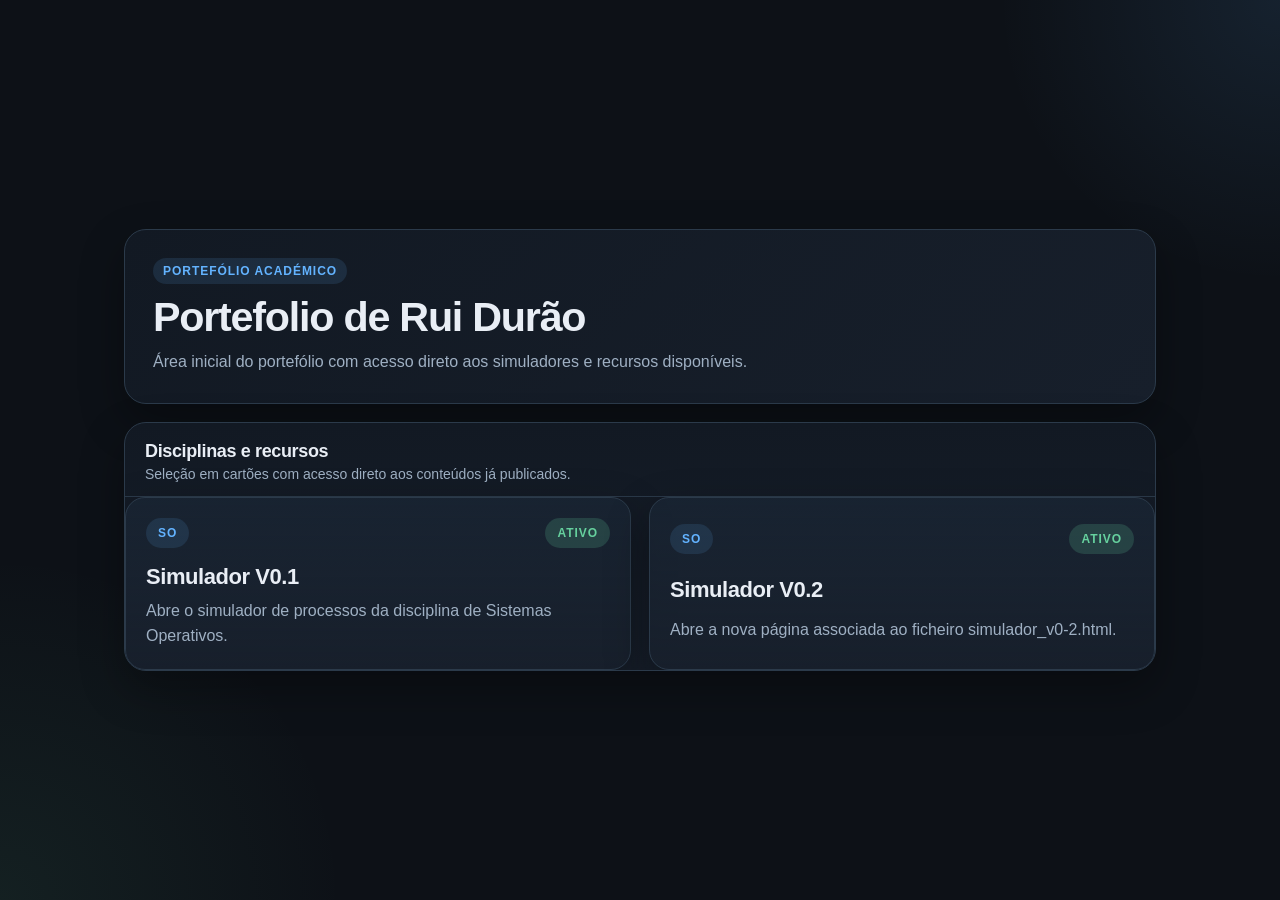
<file: index.html>
<!DOCTYPE html>
<html lang="pt-PT" data-theme="dark">
<head>
  <meta charset="UTF-8" />
  <meta name="viewport" content="width=device-width, initial-scale=1.0" />
  <title>Portefolio de Rui Durão</title>
  <link rel="preconnect" href="https://api.fontshare.com" />
  <link href="https://api.fontshare.com/v2/css?f[]=satoshi@400,500,700&f[]=general-sans@500,600,700&display=swap" rel="stylesheet" />
  <link rel="stylesheet" href="styles.css" />
</head>
<body class="portfolio-page">
  <main class="app portfolio-app">
    <section class="hero portfolio-hero">
      <div class="eyebrow">Portefólio académico</div>
      <h1>Portefolio de Rui Durão</h1>
      <p>Área inicial do portefólio com acesso direto aos simuladores e recursos disponíveis.</p>
    </section>

    <section class="card portfolio-card">
      <div class="card-head">
        <div>
          <h2>Disciplinas e recursos</h2>
          <p>Seleção em cartões com acesso direto aos conteúdos já publicados.</p>
        </div>
      </div>

      <div class="portfolio-grid">
  <a class="portfolio-link-card" href="simulador_v0-1.html">
    <div class="portfolio-card-top">
      <span class="portfolio-badge">SO</span>
      <span class="portfolio-tag">Ativo</span>
    </div>
    <div class="portfolio-card-main">
      <h3>Simulador V0.1</h3>
      <p>Abre o simulador de processos da disciplina de Sistemas Operativos.</p>
    </div>
  </a>

  <a class="portfolio-link-card" href="simulador_v0-2.html">
    <div class="portfolio-card-top">
      <span class="portfolio-badge">SO</span>
      <span class="portfolio-tag">Ativo</span>
    </div>
    <div class="portfolio-card-main">
      <h3>Simulador V0.2</h3>
      <p>Abre a nova página associada ao ficheiro simulador_v0-2.html.</p>
    </div>
  </a>
</div>
    </section>
  </main>
</body>
</html>
</file>
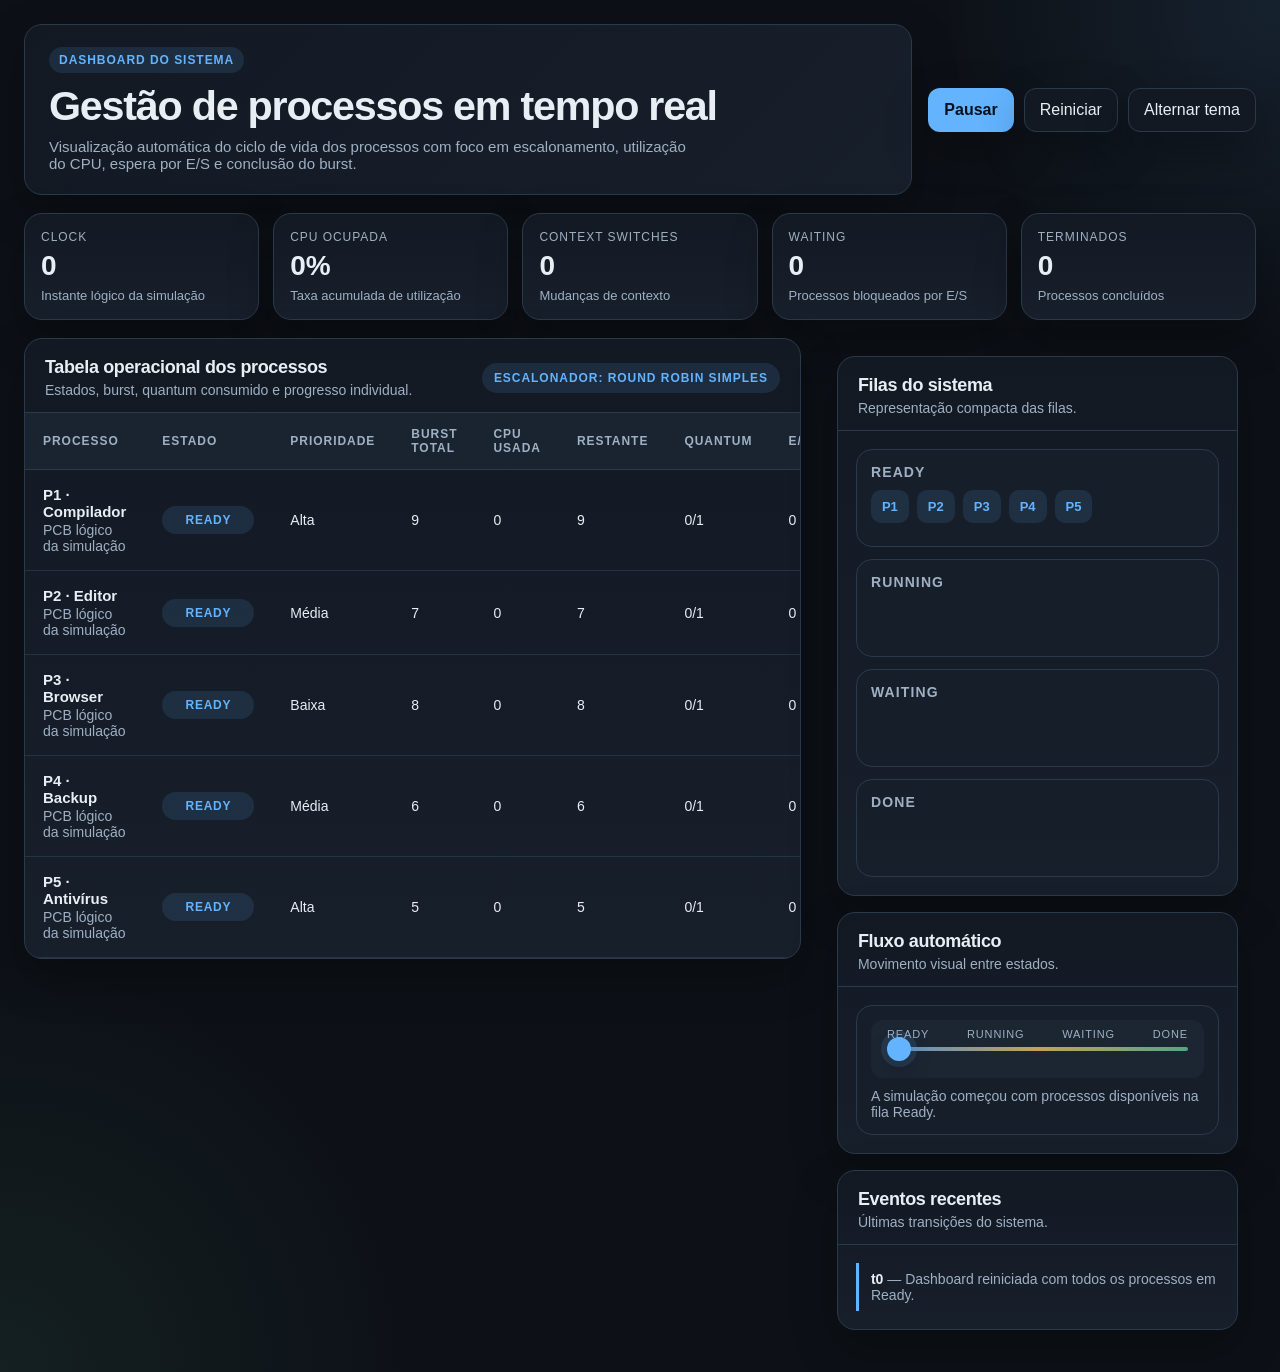
<file: animacao-gestao-processos.html>
<!DOCTYPE html>
<html lang="pt-PT" data-theme="dark">
<head>
  <meta charset="UTF-8" />
  <meta name="viewport" content="width=device-width, initial-scale=1.0" />
  <title>Dashboard Gestão de Processos</title>
  <link rel="preconnect" href="https://api.fontshare.com" />
  <link href="https://api.fontshare.com/v2/css?f[]=satoshi@400,500,700&f[]=general-sans@500,600,700&display=swap" rel="stylesheet">
  <style>
    :root, [data-theme="light"] {
      --bg: #f4f6f8;
      --panel: #ffffff;
      --panel-2: #f7f9fb;
      --panel-3: #eef3f7;
      --border: #d9e2ea;
      --text: #14202b;
      --muted: #617181;
      --primary: #0c6fb8;
      --primary-soft: #dcecff;
      --success: #238458;
      --success-soft: #daf5e8;
      --warning: #b87400;
      --warning-soft: #fff0cc;
      --danger: #aa3259;
      --danger-soft: #f8d8e3;
      --shadow: 0 18px 45px rgba(17, 35, 52, 0.08);
    }
    [data-theme="dark"] {
      --bg: #0d1117;
      --panel: #121923;
      --panel-2: #171f2b;
      --panel-3: #1d2735;
      --border: #2b3a4a;
      --text: #e9eef5;
      --muted: #9fb0c3;
      --primary: #63b3ff;
      --primary-soft: rgba(99,179,255,.12);
      --success: #66d19e;
      --success-soft: rgba(102,209,158,.12);
      --warning: #ffca68;
      --warning-soft: rgba(255,202,104,.12);
      --danger: #f58ab1;
      --danger-soft: rgba(245,138,177,.12);
      --shadow: 0 18px 45px rgba(0, 0, 0, 0.32);
    }
    * { box-sizing: border-box; }
    html, body { margin: 0; }
    body {
      min-height: 100vh;
      font-family: 'Satoshi', Inter, sans-serif;
      color: var(--text);
      background:
        radial-gradient(circle at top right, rgba(99,179,255,.10), transparent 18%),
        radial-gradient(circle at bottom left, rgba(102,209,158,.08), transparent 22%),
        var(--bg);
    }
    button { font: inherit; cursor: pointer; }
    .app {
      max-width: 1440px;
      margin: 0 auto;
      padding: 24px;
      display: grid;
      gap: 18px;
    }
    .topbar {
      display: grid;
      grid-template-columns: 1.4fr auto;
      gap: 16px;
      align-items: center;
    }
    .hero {
      background: linear-gradient(135deg, var(--panel), var(--panel-2));
      border: 1px solid var(--border);
      border-radius: 18px;
      padding: 22px 24px;
      box-shadow: var(--shadow);
    }
    .eyebrow {
      display: inline-flex;
      align-items: center;
      gap: 8px;
      padding: 6px 10px;
      border-radius: 999px;
      background: var(--primary-soft);
      color: var(--primary);
      font-size: 12px;
      font-weight: 700;
      text-transform: uppercase;
      letter-spacing: .08em;
      margin-bottom: 10px;
    }
    h1 {
      margin: 0 0 8px;
      font-family: 'General Sans', 'Satoshi', sans-serif;
      font-size: clamp(1.8rem, 1.3rem + 1.6vw, 2.8rem);
      letter-spacing: -.03em;
    }
    .hero p {
      margin: 0;
      color: var(--muted);
      max-width: 78ch;
      font-size: 15px;
    }
    .actions {
      display: flex;
      gap: 10px;
      flex-wrap: wrap;
      justify-content: flex-end;
    }
    .btn {
      min-height: 44px;
      padding: 0 15px;
      border-radius: 12px;
      border: 1px solid var(--border);
      background: var(--panel);
      color: var(--text);
      box-shadow: var(--shadow);
    }
    .btn.primary {
      background: var(--primary);
      color: #07111c;
      border-color: transparent;
      font-weight: 700;
    }
    .kpis {
      display: grid;
      grid-template-columns: repeat(5, minmax(0, 1fr));
      gap: 14px;
    }
    .kpi {
      background: linear-gradient(180deg, var(--panel), var(--panel-2));
      border: 1px solid var(--border);
      border-radius: 18px;
      padding: 16px;
      box-shadow: var(--shadow);
    }
    .kpi .label {
      font-size: 12px;
      color: var(--muted);
      text-transform: uppercase;
      letter-spacing: .08em;
      margin-bottom: 8px;
    }
    .kpi .value {
      font-size: 28px;
      font-weight: 700;
      font-variant-numeric: tabular-nums;
      line-height: 1;
    }
    .kpi .sub {
      margin-top: 8px;
      color: var(--muted);
      font-size: 13px;
    }
    .main {
      display: grid;
      grid-template-columns: minmax(0, 1.6fr) minmax(320px, .9fr);
      gap: 18px;
      align-items: start;
    }
    .card {
      background: linear-gradient(180deg, var(--panel), var(--panel-2));
      border: 1px solid var(--border);
      border-radius: 18px;
      box-shadow: var(--shadow);
      overflow: hidden;
    }
    .card-head {
      padding: 18px 20px 14px;
      border-bottom: 1px solid var(--border);
      display: flex;
      justify-content: space-between;
      gap: 12px;
      align-items: center;
      flex-wrap: wrap;
    }
    .card-head h2 {
      margin: 0;
      font-family: 'General Sans', 'Satoshi', sans-serif;
      font-size: 18px;
      letter-spacing: -.02em;
    }
    .card-head p {
      margin: 4px 0 0;
      color: var(--muted);
      font-size: 14px;
    }
    .status-pill {
      padding: 8px 12px;
      border-radius: 999px;
      font-size: 12px;
      font-weight: 700;
      background: var(--primary-soft);
      color: var(--primary);
      text-transform: uppercase;
      letter-spacing: .08em;
    }
    .table-wrap {
      overflow: auto;
    }
    table {
      width: 100%;
      border-collapse: collapse;
      min-width: 920px;
    }
    thead th {
      text-align: left;
      font-size: 12px;
      color: var(--muted);
      text-transform: uppercase;
      letter-spacing: .08em;
      padding: 14px 18px;
      background: color-mix(in oklab, var(--panel-3) 80%, transparent);
      border-bottom: 1px solid var(--border);
      position: sticky;
      top: 0;
      z-index: 1;
    }
    tbody td {
      padding: 16px 18px;
      border-bottom: 1px solid color-mix(in oklab, var(--border) 75%, transparent);
      font-size: 14px;
      vertical-align: middle;
    }
    tbody tr { transition: background .22s ease, transform .22s ease; }
    tbody tr:hover { background: color-mix(in oklab, var(--panel-3) 70%, transparent); }
    tbody tr.active-row {
      background: color-mix(in oklab, var(--primary-soft) 80%, transparent);
      box-shadow: inset 3px 0 0 var(--primary);
    }
    .proc {
      display: grid;
      gap: 2px;
    }
    .proc strong { font-size: 15px; }
    .muted { color: var(--muted); }
    .tag {
      display: inline-flex;
      align-items: center;
      justify-content: center;
      min-width: 92px;
      padding: 7px 10px;
      border-radius: 999px;
      font-size: 12px;
      font-weight: 700;
      text-transform: uppercase;
      letter-spacing: .06em;
    }
    .ready { background: var(--primary-soft); color: var(--primary); }
    .running { background: rgba(99,179,255,.18); color: var(--primary); }
    .waiting { background: var(--warning-soft); color: var(--warning); }
    .done { background: var(--success-soft); color: var(--success); }
    .bar {
      position: relative;
      height: 10px;
      border-radius: 999px;
      background: color-mix(in oklab, var(--panel-3) 85%, transparent);
      overflow: hidden;
      min-width: 120px;
    }
    .bar > span {
      position: absolute;
      inset: 0 auto 0 0;
      width: var(--w);
      border-radius: inherit;
      background: linear-gradient(90deg, var(--primary), color-mix(in oklab, var(--primary) 55%, white 8%));
      transition: width .5s cubic-bezier(.16,1,.3,1);
    }
    .mini {
      display: grid;
      gap: 16px;
      padding: 18px;
    }
    .queue-grid {
      display: grid;
      gap: 12px;
    }
    .queue-box {
      border: 1px solid var(--border);
      border-radius: 16px;
      background: color-mix(in oklab, var(--panel-2) 85%, transparent);
      padding: 14px;
    }
    .queue-box h3 {
      margin: 0 0 10px;
      font-size: 14px;
      text-transform: uppercase;
      letter-spacing: .08em;
      color: var(--muted);
    }
    .queue-list {
      display: flex;
      flex-wrap: wrap;
      gap: 8px;
      min-height: 42px;
      align-items: flex-start;
    }
    .pill {
      display: inline-flex;
      align-items: center;
      gap: 8px;
      padding: 8px 10px;
      border-radius: 10px;
      font-size: 13px;
      font-weight: 700;
      border: 1px solid var(--border);
      background: var(--panel);
      transition: transform .35s cubic-bezier(.16,1,.3,1), background .25s ease;
    }
    .pill.ready { background: var(--primary-soft); border-color: transparent; }
    .pill.running { background: rgba(99,179,255,.18); border-color: transparent; }
    .pill.waiting { background: var(--warning-soft); border-color: transparent; }
    .pill.done { background: var(--success-soft); border-color: transparent; }
    .timeline {
      display: grid;
      gap: 10px;
      max-height: 260px;
      overflow: auto;
    }
    .timeline-item {
      border-left: 3px solid var(--primary);
      padding: 8px 0 8px 12px;
      font-size: 14px;
      color: var(--muted);
      animation: slideIn .35s ease;
    }
    .timeline-item strong { color: var(--text); }
    .flow {
      border: 1px solid var(--border);
      border-radius: 16px;
      background: color-mix(in oklab, var(--panel-2) 90%, transparent);
      padding: 14px;
      display: grid;
      gap: 10px;
    }
    .rail {
      position: relative;
      height: 58px;
      border-radius: 12px;
      background: color-mix(in oklab, var(--panel-3) 90%, transparent);
      overflow: hidden;
    }
    .rail-track {
      position: absolute;
      inset: 50% 16px auto 16px;
      height: 4px;
      transform: translateY(-50%);
      border-radius: 999px;
      background: linear-gradient(90deg, var(--primary), var(--warning), var(--success));
      opacity: .75;
    }
    .rail-steps {
      position: absolute;
      inset: 8px 16px auto 16px;
      display: flex;
      justify-content: space-between;
      font-size: 11px;
      letter-spacing: .08em;
      text-transform: uppercase;
      color: var(--muted);
    }
    .token {
      position: absolute;
      top: 50%;
      left: 16px;
      transform: translateY(-50%);
      width: 24px;
      height: 24px;
      border-radius: 50%;
      background: var(--primary);
      box-shadow: 0 0 0 6px rgba(99,179,255,.12), 0 10px 20px rgba(0,0,0,.25);
      transition: left .6s cubic-bezier(.16,1,.3,1), background .3s ease;
    }
    .token.waiting { background: var(--warning); box-shadow: 0 0 0 6px rgba(255,202,104,.12), 0 10px 20px rgba(0,0,0,.25); }
    .token.done { background: var(--success); box-shadow: 0 0 0 6px rgba(102,209,158,.12), 0 10px 20px rgba(0,0,0,.25); }
    .flow-caption {
      font-size: 14px;
      color: var(--muted);
    }
    @keyframes slideIn {
      from { opacity: 0; transform: translateY(8px); }
      to { opacity: 1; transform: translateY(0); }
    }
    @media (max-width: 1180px) {
      .kpis { grid-template-columns: repeat(3, minmax(0, 1fr)); }
      .main { grid-template-columns: 1fr; }
    }
    @media (max-width: 760px) {
      .app { padding: 14px; }
      .topbar { grid-template-columns: 1fr; }
      .actions { justify-content: flex-start; }
      .kpis { grid-template-columns: repeat(2, minmax(0, 1fr)); }
    }
    @media (max-width: 560px) {
      .kpis { grid-template-columns: 1fr; }
    }
  </style>
</head>
<body>
  <main class="app">
    <section class="topbar">
      <div class="hero">
        <div class="eyebrow">Dashboard do sistema</div>
        <h1>Gestão de processos em tempo real</h1>
        <p>Visualização automática do ciclo de vida dos processos com foco em escalonamento, utilização do CPU, espera por E/S e conclusão do burst.</p>
      </div>
      <div class="actions">
        <button class="btn primary" id="toggleBtn">Pausar</button>
        <button class="btn" id="resetBtn">Reiniciar</button>
        <button class="btn" data-theme-toggle>Alternar tema</button>
      </div>
    </section>

    <section class="kpis">
      <article class="kpi"><div class="label">Clock</div><div class="value" id="tickValue">0</div><div class="sub">Instante lógico da simulação</div></article>
      <article class="kpi"><div class="label">CPU ocupada</div><div class="value" id="cpuValue">0%</div><div class="sub">Taxa acumulada de utilização</div></article>
      <article class="kpi"><div class="label">Context switches</div><div class="value" id="switchValue">0</div><div class="sub">Mudanças de contexto</div></article>
      <article class="kpi"><div class="label">Waiting</div><div class="value" id="waitingValue">0</div><div class="sub">Processos bloqueados por E/S</div></article>
      <article class="kpi"><div class="label">Terminados</div><div class="value" id="doneValue">0</div><div class="sub">Processos concluídos</div></article>
    </section>

    <section class="main">
      <article class="card">
        <div class="card-head">
          <div>
            <h2>Tabela operacional dos processos</h2>
            <p>Estados, burst, quantum consumido e progresso individual.</p>
          </div>
          <div class="status-pill" id="schedulerInfo">Escalonador: Round Robin simples</div>
        </div>
        <div class="table-wrap">
          <table>
            <thead>
              <tr>
                <th>Processo</th>
                <th>Estado</th>
                <th>Prioridade</th>
                <th>Burst total</th>
                <th>CPU usada</th>
                <th>Restante</th>
                <th>Quantum</th>
                <th>E/S</th>
                <th>Progresso</th>
              </tr>
            </thead>
            <tbody id="procTable"></tbody>
          </table>
        </div>
      </article>

      <aside class="mini">
        <article class="card">
          <div class="card-head">
            <div>
              <h2>Filas do sistema</h2>
              <p>Representação compacta das filas.</p>
            </div>
          </div>
          <div class="mini">
            <div class="queue-grid">
              <div class="queue-box"><h3>Ready</h3><div class="queue-list" id="readyQueue"></div></div>
              <div class="queue-box"><h3>Running</h3><div class="queue-list" id="runningQueue"></div></div>
              <div class="queue-box"><h3>Waiting</h3><div class="queue-list" id="waitingQueue"></div></div>
              <div class="queue-box"><h3>Done</h3><div class="queue-list" id="doneQueue"></div></div>
            </div>
          </div>
        </article>

        <article class="card">
          <div class="card-head">
            <div>
              <h2>Fluxo automático</h2>
              <p>Movimento visual entre estados.</p>
            </div>
          </div>
          <div class="mini">
            <div class="flow">
              <div class="rail">
                <div class="rail-track"></div>
                <div class="rail-steps"><span>Ready</span><span>Running</span><span>Waiting</span><span>Done</span></div>
                <div class="token" id="flowToken"></div>
              </div>
              <div class="flow-caption" id="flowCaption">A simulação começou com processos na fila Ready.</div>
            </div>
          </div>
        </article>

        <article class="card">
          <div class="card-head">
            <div>
              <h2>Eventos recentes</h2>
              <p>Últimas transições do sistema.</p>
            </div>
          </div>
          <div class="mini">
            <div class="timeline" id="timeline"></div>
          </div>
        </article>
      </aside>
    </section>
  </main>

  <script>
    const BASE = [
      { id: 'P1', name: 'Compilador', burst: 9, ioEvery: 3, ioLeft: 0, cpuUsed: 0, quantumUsed: 0, state: 'ready', priority: 'Alta' },
      { id: 'P2', name: 'Editor', burst: 7, ioEvery: 2, ioLeft: 0, cpuUsed: 0, quantumUsed: 0, state: 'ready', priority: 'Média' },
      { id: 'P3', name: 'Browser', burst: 8, ioEvery: 4, ioLeft: 0, cpuUsed: 0, quantumUsed: 0, state: 'ready', priority: 'Baixa' },
      { id: 'P4', name: 'Backup', burst: 6, ioEvery: 3, ioLeft: 0, cpuUsed: 0, quantumUsed: 0, state: 'ready', priority: 'Média' },
      { id: 'P5', name: 'Antivírus', burst: 5, ioEvery: 99, ioLeft: 0, cpuUsed: 0, quantumUsed: 0, state: 'ready', priority: 'Alta' }
    ];
    const state = { tick: 0, busy: 0, switches: 0, paused: false, done: 0, quantum: 1, timer: null, processes: structuredClone(BASE) };

    const els = {
      procTable: document.getElementById('procTable'),
      readyQueue: document.getElementById('readyQueue'),
      runningQueue: document.getElementById('runningQueue'),
      waitingQueue: document.getElementById('waitingQueue'),
      doneQueue: document.getElementById('doneQueue'),
      tickValue: document.getElementById('tickValue'),
      cpuValue: document.getElementById('cpuValue'),
      switchValue: document.getElementById('switchValue'),
      waitingValue: document.getElementById('waitingValue'),
      doneValue: document.getElementById('doneValue'),
      timeline: document.getElementById('timeline'),
      flowToken: document.getElementById('flowToken'),
      flowCaption: document.getElementById('flowCaption'),
      toggleBtn: document.getElementById('toggleBtn'),
      resetBtn: document.getElementById('resetBtn')
    };

    function tagClass(s) { return s === 'running' ? 'running' : s === 'waiting' ? 'waiting' : s === 'done' ? 'done' : 'ready'; }
    function statusLabel(s) { return s === 'running' ? 'Running' : s === 'waiting' ? 'Waiting' : s === 'done' ? 'Done' : 'Ready'; }

    function addEvent(msg) {
      const div = document.createElement('div');
      div.className = 'timeline-item';
      div.innerHTML = `<strong>t${state.tick}</strong> — ${msg}`;
      els.timeline.prepend(div);
      while (els.timeline.children.length > 10) els.timeline.removeChild(els.timeline.lastChild);
    }

    function setFlow(step, caption) {
      const pos = { ready: '16px', running: '36%', waiting: '69%', done: 'calc(100% - 40px)' };
      els.flowToken.style.left = pos[step];
      els.flowToken.classList.toggle('waiting', step === 'waiting');
      els.flowToken.classList.toggle('done', step === 'done');
      els.flowCaption.textContent = caption;
    }

    function renderQueues() {
      ['readyQueue','runningQueue','waitingQueue','doneQueue'].forEach(k => els[k].innerHTML = '');
      state.processes.forEach(p => {
        const span = document.createElement('span');
        span.className = `pill ${tagClass(p.state)}`;
        span.textContent = `${p.id}`;
        const map = { ready: els.readyQueue, running: els.runningQueue, waiting: els.waitingQueue, done: els.doneQueue };
        map[p.state].appendChild(span);
      });
    }

    function renderTable() {
      els.procTable.innerHTML = '';
      state.processes.forEach(p => {
        const remaining = Math.max(p.burst - p.cpuUsed, 0);
        const progress = Math.round((p.cpuUsed / p.burst) * 100);
        const tr = document.createElement('tr');
        if (p.state === 'running') tr.classList.add('active-row');
        tr.innerHTML = `
          <td>
            <div class="proc">
              <strong>${p.id} · ${p.name}</strong>
              <span class="muted">PCB lógico da simulação</span>
            </div>
          </td>
          <td><span class="tag ${tagClass(p.state)}">${statusLabel(p.state)}</span></td>
          <td>${p.priority}</td>
          <td>${p.burst}</td>
          <td>${p.cpuUsed}</td>
          <td>${remaining}</td>
          <td>${p.quantumUsed}/${state.quantum}</td>
          <td>${p.ioLeft}</td>
          <td>
            <div class="bar" style="--w:${progress}%"><span></span></div>
          </td>
        `;
        els.procTable.appendChild(tr);
      });
    }

    function renderKpis() {
      els.tickValue.textContent = state.tick;
      els.switchValue.textContent = state.switches;
      els.doneValue.textContent = state.done;
      els.waitingValue.textContent = state.processes.filter(p => p.state === 'waiting').length;
      els.cpuValue.textContent = (state.tick ? Math.round((state.busy / state.tick) * 100) : 0) + '%';
    }

    function render() {
      renderTable();
      renderQueues();
      renderKpis();
    }

    function schedule() {
      if (state.processes.some(p => p.state === 'running')) return;
      const next = state.processes.find(p => p.state === 'ready');
      if (!next) return;
      next.state = 'running';
      next.quantumUsed = 0;
      state.switches += 1;
      addEvent(`${next.id} foi selecionado pelo dispatcher e entrou em execução.`);
      setFlow('running', `${next.id} saiu de Ready e entrou em Running.`);
    }

    function advanceWaiting() {
      state.processes.filter(p => p.state === 'waiting').forEach(p => {
        p.ioLeft -= 1;
        if (p.ioLeft <= 0) {
          p.ioLeft = 0;
          p.state = 'ready';
          addEvent(`${p.id} concluiu E/S e regressou à fila Ready.`);
          setFlow('ready', `${p.id} terminou a espera por E/S e voltou a Ready.`);
        }
      });
    }

    function runCpu() {
      const p = state.processes.find(x => x.state === 'running');
      if (!p) return;
      state.busy += 1;
      p.cpuUsed += 1;
      p.quantumUsed += 1;

      if (p.cpuUsed >= p.burst) {
        p.state = 'done';
        state.done += 1;
        addEvent(`${p.id} concluiu o burst total e foi terminado.`);
        setFlow('done', `${p.id} passou para Done depois de concluir a execução.`);
        return;
      }

      if (p.cpuUsed % p.ioEvery === 0) {
        p.state = 'waiting';
        p.ioLeft = 2;
        p.quantumUsed = 0;
        addEvent(`${p.id} pediu E/S e transitou para Waiting.`);
        setFlow('waiting', `${p.id} ficou bloqueado à espera de E/S.`);
        return;
      }

      if (p.quantumUsed >= state.quantum) {
        p.state = 'ready';
        p.quantumUsed = 0;
        addEvent(`${p.id} esgotou o quantum e regressou a Ready.`);
        setFlow('ready', `${p.id} voltou à fila Ready após usar o quantum.`);
      }
    }

    function loop() {
      if (state.paused) return;
      state.tick += 1;
      advanceWaiting();
      schedule();
      runCpu();
      schedule();
      render();
      if (state.processes.every(p => p.state === 'done')) {
        addEvent('Todos os processos foram concluídos; reinício automático da dashboard.');
        clearInterval(state.timer);
        setTimeout(reset, 1800);
      }
    }

    function reset() {
      state.tick = 0;
      state.busy = 0;
      state.switches = 0;
      state.done = 0;
      state.processes = structuredClone(BASE);
      els.timeline.innerHTML = '';
      render();
      addEvent('Dashboard reiniciada com todos os processos em Ready.');
      setFlow('ready', 'A simulação começou com processos disponíveis na fila Ready.');
      clearInterval(state.timer);
      state.timer = setInterval(loop, 1450);
    }

    els.toggleBtn.addEventListener('click', () => {
      state.paused = !state.paused;
      els.toggleBtn.textContent = state.paused ? 'Retomar' : 'Pausar';
      addEvent(state.paused ? 'Simulação em pausa.' : 'Simulação retomada.');
    });
    els.resetBtn.addEventListener('click', reset);

    (function themeToggle(){
      const btn = document.querySelector('[data-theme-toggle]');
      const root = document.documentElement;
      btn.addEventListener('click', () => {
        root.setAttribute('data-theme', root.getAttribute('data-theme') === 'dark' ? 'light' : 'dark');
      });
    })();

    reset();
  </script>
</body>
</html>
</file>
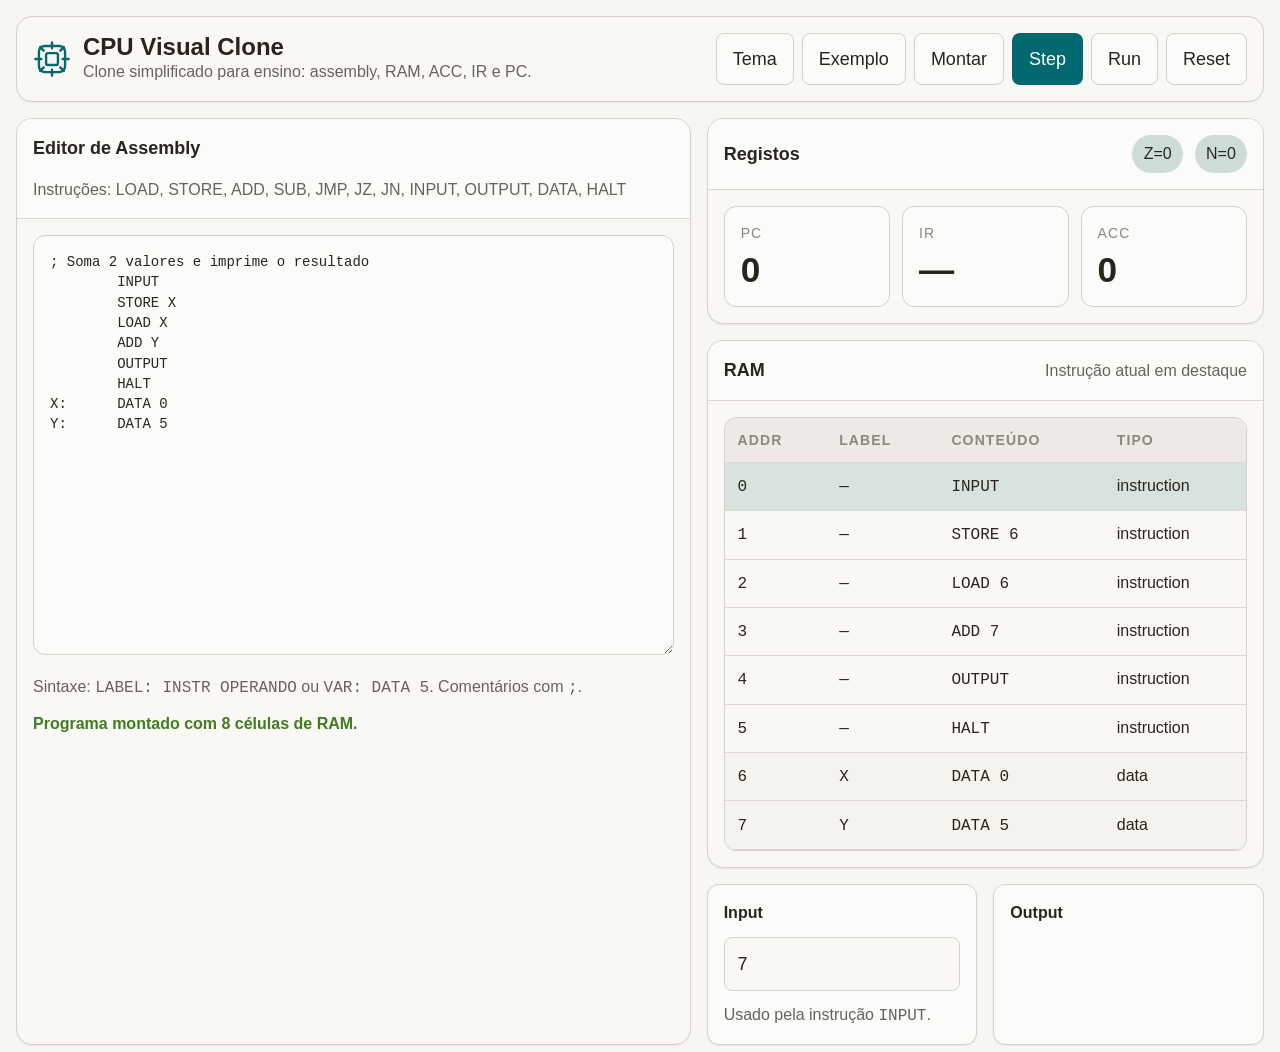
<file: cpu-visual.html>
<!DOCTYPE html>
<html lang="pt" data-theme="light">
<head>
  <meta charset="UTF-8" />
  <meta name="viewport" content="width=device-width, initial-scale=1.0" />
  <title>cpu-visual-clone</title>
  <link rel="preconnect" href="https://api.fontshare.com">
  <link href="https://api.fontshare.com/v2/css?f[]=general-sans@400,500,600,700&display=swap" rel="stylesheet">
  <style>
    :root, [data-theme="light"] {
      --text-xs: clamp(0.75rem, 0.7rem + 0.25vw, 0.875rem);
      --text-sm: clamp(0.875rem, 0.8rem + 0.35vw, 1rem);
      --text-base: clamp(1rem, 0.95rem + 0.25vw, 1.125rem);
      --text-lg: clamp(1.125rem, 1rem + 0.75vw, 1.5rem);
      --text-xl: clamp(1.5rem, 1.2rem + 1.25vw, 2.25rem);
      --space-1: 0.25rem; --space-2: 0.5rem; --space-3: 0.75rem; --space-4: 1rem;
      --space-5: 1.25rem; --space-6: 1.5rem; --space-8: 2rem; --space-10: 2.5rem;
      --space-12: 3rem; --space-16: 4rem;
      --color-bg:#f7f6f2; --color-surface:#f9f8f5; --color-surface-2:#fbfbf9; --color-surface-offset:#edeae5;
      --color-border:#d4d1ca; --color-divider:#dcd9d5; --color-text:#28251d; --color-text-muted:#66635e;
      --color-text-faint:#8b887f; --color-primary:#01696f; --color-primary-hover:#0c4e54; --color-primary-highlight:#cedcd8;
      --color-success:#437a22; --color-warning:#964219; --color-error:#a12c7b;
      --radius-sm:0.375rem; --radius-md:0.5rem; --radius-lg:0.75rem; --radius-xl:1rem;
      --shadow-sm:0 1px 2px rgba(0,0,0,.06); --shadow-md:0 6px 18px rgba(0,0,0,.08);
      --font-body:'General Sans', Inter, sans-serif;
      --font-display:'General Sans', Inter, sans-serif;
    }
    [data-theme="dark"] {
      --color-bg:#171614; --color-surface:#1c1b19; --color-surface-2:#201f1d; --color-surface-offset:#2a2825;
      --color-border:#393836; --color-divider:#262523; --color-text:#e3e1dc; --color-text-muted:#aaa69f;
      --color-text-faint:#7a766d; --color-primary:#4f98a3; --color-primary-hover:#227f8b; --color-primary-highlight:#313b3b;
      --color-success:#6daa45; --color-warning:#bb653b; --color-error:#d163a7;
      --shadow-sm:0 1px 2px rgba(0,0,0,.2); --shadow-md:0 6px 18px rgba(0,0,0,.28);
    }
    *,*::before,*::after{box-sizing:border-box;margin:0;padding:0}
    html{-webkit-font-smoothing:antialiased;scroll-behavior:smooth}
    body{min-height:100dvh;font-family:var(--font-body);font-size:var(--text-base);line-height:1.5;background:var(--color-bg);color:var(--color-text)}
    button,input,textarea,select{font:inherit;color:inherit}
    button{cursor:pointer;border:none;background:none}
    textarea{resize:vertical}
    :focus-visible{outline:2px solid var(--color-primary);outline-offset:2px}
    .app{max-width:1400px;margin:0 auto;padding:var(--space-4);display:grid;gap:var(--space-4)}
    .topbar{display:flex;justify-content:space-between;align-items:center;gap:var(--space-4);padding:var(--space-4);background:var(--color-surface);border:1px solid var(--color-border);border-radius:var(--radius-xl);box-shadow:var(--shadow-sm);flex-wrap:wrap}
    .brand{display:flex;align-items:center;gap:var(--space-3)}
    .logo{width:38px;height:38px;color:var(--color-primary)}
    .title h1{font-size:var(--text-lg);line-height:1.1}
    .title p{font-size:var(--text-sm);color:var(--color-text-muted)}
    .actions{display:flex;gap:var(--space-2);flex-wrap:wrap}
    .btn{display:inline-flex;align-items:center;justify-content:center;gap:var(--space-2);padding:.72rem 1rem;border-radius:var(--radius-md);min-height:44px;border:1px solid transparent;background:var(--color-surface-2)}
    .btn:hover{background:var(--color-surface-offset)}
    .btn-primary{background:var(--color-primary);color:white}
    .btn-primary:hover{background:var(--color-primary-hover)}
    .btn-ghost{border-color:var(--color-border)}
    .layout{display:grid;grid-template-columns:1.15fr .95fr;gap:var(--space-4)}
    .panel{background:var(--color-surface);border:1px solid var(--color-border);border-radius:var(--radius-xl);box-shadow:var(--shadow-sm);overflow:hidden}
    .panel-header{display:flex;justify-content:space-between;align-items:center;gap:var(--space-4);padding:var(--space-4);border-bottom:1px solid var(--color-divider);background:var(--color-surface-2);flex-wrap:wrap}
    .panel-header h2{font-size:var(--text-base)}
    .panel-body{padding:var(--space-4)}
    .editor{width:100%;min-height:420px;padding:var(--space-4);border:1px solid var(--color-border);border-radius:var(--radius-lg);background:var(--color-surface-2);color:var(--color-text);font-family:ui-monospace,SFMono-Regular,Menlo,Monaco,Consolas,monospace;font-size:14px;line-height:1.45}
    .helper{margin-top:var(--space-3);font-size:var(--text-sm);color:var(--color-text-muted)}
    .rightcol{display:grid;gap:var(--space-4)}
    .registers{display:grid;grid-template-columns:repeat(3,1fr);gap:var(--space-3)}
    .reg{padding:var(--space-4);border-radius:var(--radius-lg);background:var(--color-surface-2);border:1px solid var(--color-border)}
    .reg span{display:block;font-size:var(--text-xs);text-transform:uppercase;letter-spacing:.08em;color:var(--color-text-faint);margin-bottom:var(--space-2)}
    .reg strong{font-size:var(--text-xl);line-height:1}
    .status{display:flex;gap:var(--space-3);flex-wrap:wrap}
    .pill{padding:.45rem .7rem;border-radius:999px;background:var(--color-primary-highlight);color:var(--color-text);font-size:var(--text-sm)}
    .ram-wrap{max-height:520px;overflow:auto;border:1px solid var(--color-border);border-radius:var(--radius-lg)}
    table{width:100%;border-collapse:collapse;font-size:var(--text-sm)}
    th,td{padding:.7rem .8rem;border-bottom:1px solid var(--color-divider);vertical-align:top}
    th{position:sticky;top:0;background:var(--color-surface-offset);text-align:left;font-size:var(--text-xs);text-transform:uppercase;letter-spacing:.08em;color:var(--color-text-faint)}
    td code{font-family:ui-monospace,SFMono-Regular,Menlo,Monaco,Consolas,monospace}
    tr.active{background:color-mix(in srgb, var(--color-primary-highlight) 75%, transparent)}
    tr.data-row{background:color-mix(in srgb, var(--color-surface-offset) 45%, transparent)}
    .io{display:grid;grid-template-columns:1fr 1fr;gap:var(--space-4)}
    .box{padding:var(--space-4);border-radius:var(--radius-lg);background:var(--color-surface-2);border:1px solid var(--color-border);min-height:120px}
    .box h3{font-size:var(--text-sm);margin-bottom:var(--space-3)}
    .output{white-space:pre-wrap;font-family:ui-monospace,SFMono-Regular,Menlo,Monaco,Consolas,monospace}
    .small{font-size:var(--text-sm);color:var(--color-text-muted)}
    .error{color:var(--color-error);font-weight:600}
    .ok{color:var(--color-success);font-weight:600}
    @media (max-width: 980px){.layout{grid-template-columns:1fr}.registers{grid-template-columns:repeat(3,1fr)}}
    @media (max-width: 640px){.app{padding:var(--space-3)}.registers,.io{grid-template-columns:1fr}.editor{min-height:300px}.reg strong{font-size:1.5rem}}
  </style>
</head>
<body>
  <main class="app">
    <header class="topbar">
      <div class="brand">
        <svg class="logo" viewBox="0 0 64 64" fill="none" aria-label="CPU Visual Clone">
          <rect x="10" y="10" width="44" height="44" rx="10" stroke="currentColor" stroke-width="4"/>
          <rect x="22" y="22" width="20" height="20" rx="3" stroke="currentColor" stroke-width="4"/>
          <path d="M32 4v10M32 50v10M4 32h10M50 32h10M12 12l6 6M46 46l6 6M52 12l-6 6M18 46l-6 6" stroke="currentColor" stroke-width="4" stroke-linecap="round"/>
        </svg>
        <div class="title">
          <h1>CPU Visual Clone</h1>
          <p>Clone simplificado para ensino: assembly, RAM, ACC, IR e PC.</p>
        </div>
      </div>
      <div class="actions">
        <button class="btn btn-ghost" id="themeBtn" aria-label="Alternar tema">Tema</button>
        <button class="btn btn-ghost" id="loadExampleBtn">Exemplo</button>
        <button class="btn btn-ghost" id="assembleBtn">Montar</button>
        <button class="btn btn-primary" id="stepBtn">Step</button>
        <button class="btn btn-ghost" id="runBtn">Run</button>
        <button class="btn btn-ghost" id="resetBtn">Reset</button>
      </div>
    </header>

    <section class="layout">
      <article class="panel">
        <div class="panel-header">
          <h2>Editor de Assembly</h2>
          <div class="small">Instruções: LOAD, STORE, ADD, SUB, JMP, JZ, JN, INPUT, OUTPUT, DATA, HALT</div>
        </div>
        <div class="panel-body">
          <textarea id="editor" class="editor" spellcheck="false"></textarea>
          <p class="helper">Sintaxe: <code>LABEL: INSTR OPERANDO</code> ou <code>VAR: DATA 5</code>. Comentários com <code>;</code>.</p>
          <p id="message" class="helper"></p>
        </div>
      </article>

      <div class="rightcol">
        <section class="panel">
          <div class="panel-header"><h2>Registos</h2><div class="status"><span class="pill" id="flagZ">Z=0</span><span class="pill" id="flagN">N=0</span></div></div>
          <div class="panel-body">
            <div class="registers">
              <div class="reg"><span>PC</span><strong id="pc">0</strong></div>
              <div class="reg"><span>IR</span><strong id="ir">—</strong></div>
              <div class="reg"><span>ACC</span><strong id="acc">0</strong></div>
            </div>
          </div>
        </section>

        <section class="panel">
          <div class="panel-header"><h2>RAM</h2><div class="small">Instrução atual em destaque</div></div>
          <div class="panel-body">
            <div class="ram-wrap">
              <table>
                <thead><tr><th>Addr</th><th>Label</th><th>Conteúdo</th><th>Tipo</th></tr></thead>
                <tbody id="ramBody"></tbody>
              </table>
            </div>
          </div>
        </section>

        <section class="io">
          <div class="panel box">
            <h3>Input</h3>
            <input id="inputValue" type="number" value="7" style="width:100%;padding:.8rem;border:1px solid var(--color-border);border-radius:var(--radius-md);background:var(--color-surface);">
            <p class="small" style="margin-top:var(--space-3)">Usado pela instrução <code>INPUT</code>.</p>
          </div>
          <div class="panel box">
            <h3>Output</h3>
            <div id="output" class="output"></div>
          </div>
        </section>
      </div>
    </section>
  </main>

  <script>
    const exampleProgram = `; Soma 2 valores e imprime o resultado
        INPUT
        STORE X
        LOAD X
        ADD Y
        OUTPUT
        HALT
X:      DATA 0
Y:      DATA 5`;

    const editor = document.getElementById('editor');
    const message = document.getElementById('message');
    const ramBody = document.getElementById('ramBody');
    const pcEl = document.getElementById('pc');
    const irEl = document.getElementById('ir');
    const accEl = document.getElementById('acc');
    const flagZ = document.getElementById('flagZ');
    const flagN = document.getElementById('flagN');
    const outputEl = document.getElementById('output');
    const inputValue = document.getElementById('inputValue');

    let machine = null;
    let runTimer = null;
    let theme = matchMedia('(prefers-color-scheme: dark)').matches ? 'dark' : 'light';
    document.documentElement.setAttribute('data-theme', theme);

    function setMessage(text, type='') {
      message.className = 'helper ' + type;
      message.textContent = text;
    }

    function cleanLine(line) {
      return line.split(';')[0].trim();
    }

    function parseProgram(source) {
      const lines = source.split('\n');
      const parsed = [];
      const labels = new Map();
      let address = 0;

      for (const raw of lines) {
        const line = cleanLine(raw);
        if (!line) continue;
        let label = '';
        let rest = line;
        const labelMatch = line.match(/^([A-Za-z_]\w*):\s*(.*)$/);
        if (labelMatch) {
          label = labelMatch[1];
          rest = labelMatch[2].trim();
          if (labels.has(label)) throw new Error(`Label duplicada: ${label}`);
          labels.set(label, address);
        }
        if (!rest) throw new Error(`Endereço ${address}: falta instrução após label ${label}`);
        const parts = rest.split(/\s+/);
        const op = parts[0].toUpperCase();
        const operand = parts.slice(1).join(' ');
        parsed.push({ address, label, op, operand, raw: line });
        address++;
      }

      const memory = parsed.map(item => {
        const needsOperand = ['LOAD','STORE','ADD','SUB','JMP','JZ','JN'];
        let resolvedOperand = null;
        if (item.operand) {
          if (/^-?\d+$/.test(item.operand)) resolvedOperand = Number(item.operand);
          else if (labels.has(item.operand)) resolvedOperand = labels.get(item.operand);
          else throw new Error(`Operando inválido em ${item.raw}`);
        }
        if (needsOperand.includes(item.op) && resolvedOperand === null) throw new Error(`Falta operando em ${item.raw}`);
        if (item.op === 'DATA' && resolvedOperand === null) resolvedOperand = 0;
        const valid = ['LOAD','STORE','ADD','SUB','JMP','JZ','JN','INPUT','OUTPUT','HALT','DATA'];
        if (!valid.includes(item.op)) throw new Error(`Instrução inválida: ${item.op}`);
        return {
          address: item.address,
          label: item.label,
          type: item.op === 'DATA' ? 'data' : 'instruction',
          op: item.op,
          operand: resolvedOperand,
          text: item.op === 'DATA' ? `DATA ${resolvedOperand}` : item.op + (resolvedOperand !== null ? ` ${resolvedOperand}` : '')
        };
      });

      return { memory, labels };
    }

    function resetMachine(program) {
      machine = {
        memory: structuredClone(program.memory),
        pc: 0,
        ir: '—',
        acc: 0,
        z: 0,
        n: 0,
        halted: false,
        output: []
      };
      render();
    }

    function updateFlags() {
      machine.z = machine.acc === 0 ? 1 : 0;
      machine.n = machine.acc < 0 ? 1 : 0;
    }

    function stepMachine() {
      if (!machine || machine.halted) return;
      const cell = machine.memory[machine.pc];
      if (!cell) {
        machine.halted = true;
        setMessage('PC fora da RAM. Execução terminada.', 'error');
        render();
        return;
      }
      if (cell.type !== 'instruction') {
        machine.halted = true;
        setMessage(`PC apontou para um dado na RAM (${cell.address}).`, 'error');
        render();
        return;
      }

      machine.ir = cell.op + (cell.operand !== null ? ' ' + cell.operand : '');
      const nextPc = machine.pc + 1;

      switch (cell.op) {
        case 'LOAD': machine.acc = Number(machine.memory[cell.operand]?.operand ?? 0); machine.pc = nextPc; break;
        case 'STORE': machine.memory[cell.operand].operand = machine.acc; machine.memory[cell.operand].text = 'DATA ' + machine.acc; machine.pc = nextPc; break;
        case 'ADD': machine.acc += Number(machine.memory[cell.operand]?.operand ?? 0); machine.pc = nextPc; break;
        case 'SUB': machine.acc -= Number(machine.memory[cell.operand]?.operand ?? 0); machine.pc = nextPc; break;
        case 'JMP': machine.pc = cell.operand; break;
        case 'JZ': machine.pc = machine.acc === 0 ? cell.operand : nextPc; break;
        case 'JN': machine.pc = machine.acc < 0 ? cell.operand : nextPc; break;
        case 'INPUT': machine.acc = Number(inputValue.value || 0); machine.pc = nextPc; break;
        case 'OUTPUT': machine.output.push(String(machine.acc)); machine.pc = nextPc; break;
        case 'HALT': machine.halted = true; machine.pc = cell.address; break;
      }
      updateFlags();
      render();
      if (machine.halted) setMessage('Execução terminada com HALT.', 'ok');
    }

    function render() {
      if (!machine) return;
      pcEl.textContent = machine.pc;
      irEl.textContent = machine.ir;
      accEl.textContent = machine.acc;
      flagZ.textContent = 'Z=' + machine.z;
      flagN.textContent = 'N=' + machine.n;
      outputEl.textContent = machine.output.join('\n');
      ramBody.innerHTML = machine.memory.map(cell => `
        <tr class="${machine.pc === cell.address && !machine.halted ? 'active' : ''} ${cell.type === 'data' ? 'data-row' : ''}">
          <td><code>${cell.address}</code></td>
          <td><code>${cell.label || '—'}</code></td>
          <td><code>${cell.text}</code></td>
          <td>${cell.type}</td>
        </tr>`).join('');
    }

    function assembleAndReset() {
      try {
        const program = parseProgram(editor.value);
        resetMachine(program);
        setMessage(`Programa montado com ${program.memory.length} células de RAM.`, 'ok');
      } catch (err) {
        setMessage(err.message, 'error');
      }
    }

    function stopRun() {
      if (runTimer) {
        clearInterval(runTimer);
        runTimer = null;
      }
      document.getElementById('runBtn').textContent = 'Run';
    }

    document.getElementById('assembleBtn').addEventListener('click', () => {
      stopRun();
      assembleAndReset();
    });
    document.getElementById('stepBtn').addEventListener('click', () => {
      if (!machine) assembleAndReset();
      stepMachine();
    });
    document.getElementById('runBtn').addEventListener('click', (e) => {
      if (!machine) assembleAndReset();
      if (runTimer) {
        stopRun();
        return;
      }
      e.currentTarget.textContent = 'Stop';
      runTimer = setInterval(() => {
        if (!machine || machine.halted) { stopRun(); return; }
        stepMachine();
      }, 550);
    });
    document.getElementById('resetBtn').addEventListener('click', () => {
      stopRun();
      assembleAndReset();
      outputEl.textContent = '';
    });
    document.getElementById('loadExampleBtn').addEventListener('click', () => {
      editor.value = exampleProgram;
      stopRun();
      assembleAndReset();
    });
    document.getElementById('themeBtn').addEventListener('click', () => {
      theme = theme === 'dark' ? 'light' : 'dark';
      document.documentElement.setAttribute('data-theme', theme);
    });

    editor.value = exampleProgram;
    assembleAndReset();
  </script>
</body>
</html>
</file>
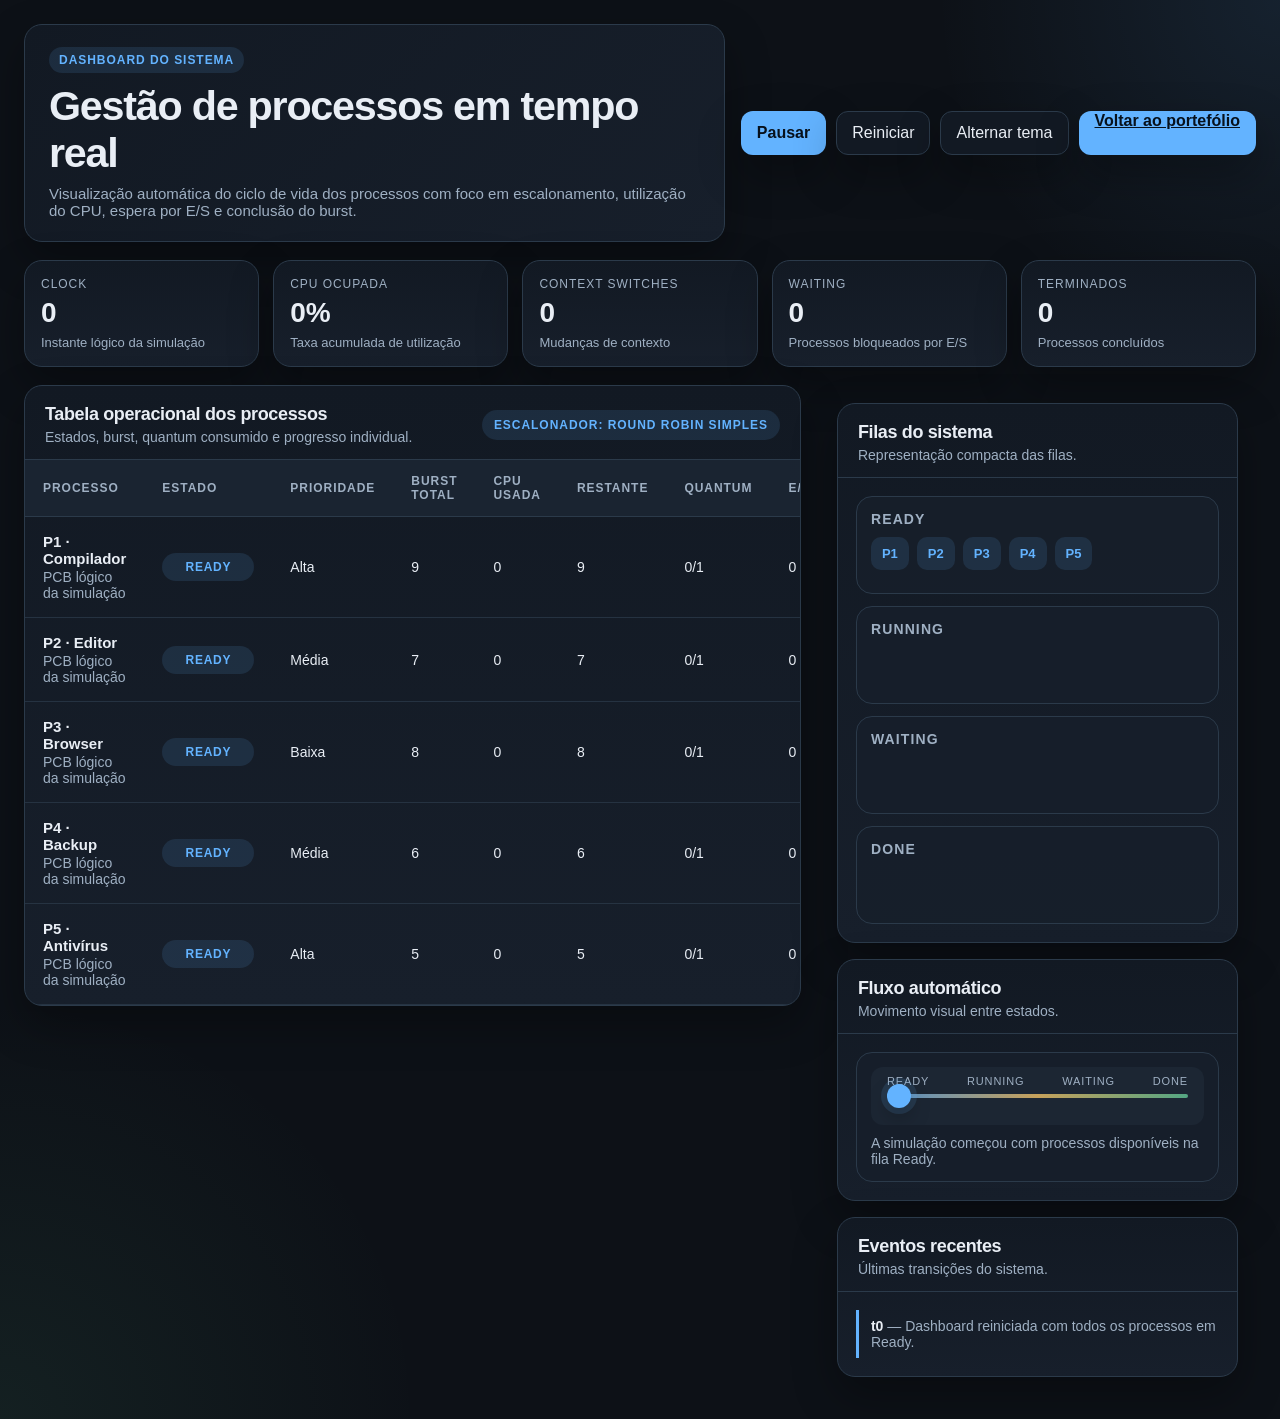
<file: simulador_v0-1.html>
<!DOCTYPE html>
<html lang="pt-PT" data-theme="dark">
<head>
  <meta charset="UTF-8" />
  <meta name="viewport" content="width=device-width, initial-scale=1.0" />
  <title>Dashboard Gestão de Processos</title>
  <link rel="preconnect" href="https://api.fontshare.com" />
  <link href="https://api.fontshare.com/v2/css?f[]=satoshi@400,500,700&f[]=general-sans@500,600,700&display=swap" rel="stylesheet">
  <link rel="stylesheet" href="styles.css" />
</head>
<body>
  <main class="app">
    <section class="topbar">
      <div class="hero">
        <div class="eyebrow">Dashboard do sistema</div>
        <h1>Gestão de processos em tempo real</h1>
        <p>Visualização automática do ciclo de vida dos processos com foco em escalonamento, utilização do CPU, espera por E/S e conclusão do burst.</p>
      </div>
      <div class="actions">
        <button class="btn primary" id="toggleBtn">Pausar</button>
        <button class="btn" id="resetBtn">Reiniciar</button>
        <button class="btn" data-theme-toggle>Alternar tema</button>
	<a class="btn primary" href="index.html">Voltar ao portefólio</a>
      </div>
    </section>

    <section class="kpis">
      <article class="kpi"><div class="label">Clock</div><div class="value" id="tickValue">0</div><div class="sub">Instante lógico da simulação</div></article>
      <article class="kpi"><div class="label">CPU ocupada</div><div class="value" id="cpuValue">0%</div><div class="sub">Taxa acumulada de utilização</div></article>
      <article class="kpi"><div class="label">Context switches</div><div class="value" id="switchValue">0</div><div class="sub">Mudanças de contexto</div></article>
      <article class="kpi"><div class="label">Waiting</div><div class="value" id="waitingValue">0</div><div class="sub">Processos bloqueados por E/S</div></article>
      <article class="kpi"><div class="label">Terminados</div><div class="value" id="doneValue">0</div><div class="sub">Processos concluídos</div></article>
    </section>

    <section class="main">
      <article class="card">
        <div class="card-head">
          <div>
            <h2>Tabela operacional dos processos</h2>
            <p>Estados, burst, quantum consumido e progresso individual.</p>
          </div>
          <div class="status-pill" id="schedulerInfo">Escalonador: Round Robin simples</div>
        </div>
        <div class="table-wrap">
          <table>
            <thead>
              <tr>
                <th>Processo</th>
                <th>Estado</th>
                <th>Prioridade</th>
                <th>Burst total</th>
                <th>CPU usada</th>
                <th>Restante</th>
                <th>Quantum</th>
                <th>E/S</th>
                <th>Progresso</th>
              </tr>
            </thead>
            <tbody id="procTable"></tbody>
          </table>
        </div>
      </article>

      <aside class="mini">
        <article class="card">
          <div class="card-head">
            <div>
              <h2>Filas do sistema</h2>
              <p>Representação compacta das filas.</p>
            </div>
          </div>
          <div class="mini">
            <div class="queue-grid">
              <div class="queue-box"><h3>Ready</h3><div class="queue-list" id="readyQueue"></div></div>
              <div class="queue-box"><h3>Running</h3><div class="queue-list" id="runningQueue"></div></div>
              <div class="queue-box"><h3>Waiting</h3><div class="queue-list" id="waitingQueue"></div></div>
              <div class="queue-box"><h3>Done</h3><div class="queue-list" id="doneQueue"></div></div>
            </div>
          </div>
        </article>

        <article class="card">
          <div class="card-head">
            <div>
              <h2>Fluxo automático</h2>
              <p>Movimento visual entre estados.</p>
            </div>
          </div>
          <div class="mini">
            <div class="flow">
              <div class="rail">
                <div class="rail-track"></div>
                <div class="rail-steps"><span>Ready</span><span>Running</span><span>Waiting</span><span>Done</span></div>
                <div class="token" id="flowToken"></div>
              </div>
              <div class="flow-caption" id="flowCaption">A simulação começou com processos na fila Ready.</div>
            </div>
          </div>
        </article>

        <article class="card">
          <div class="card-head">
            <div>
              <h2>Eventos recentes</h2>
              <p>Últimas transições do sistema.</p>
            </div>
          </div>
          <div class="mini">
            <div class="timeline" id="timeline"></div>
          </div>
        </article>
      </aside>
    </section>
  </main>

  <script src="script.js"></script>
</body>
</html>
</file>
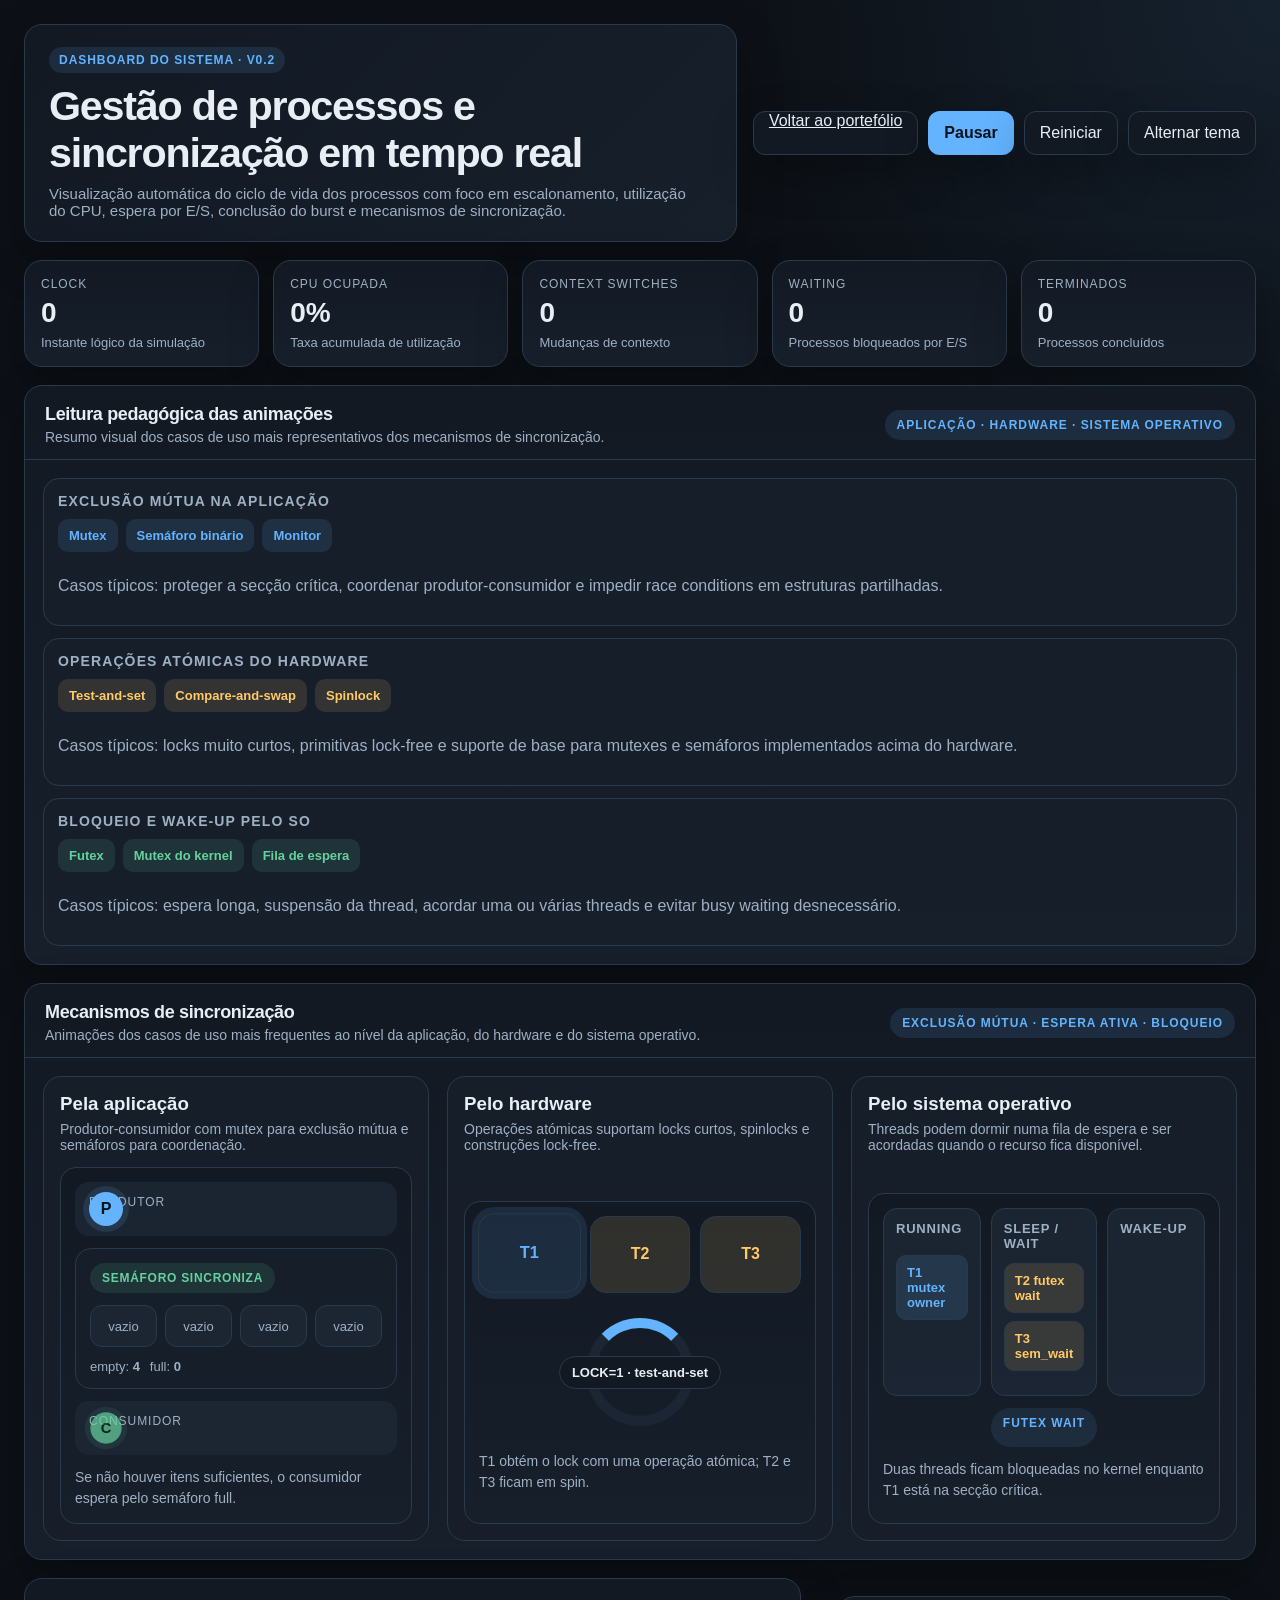
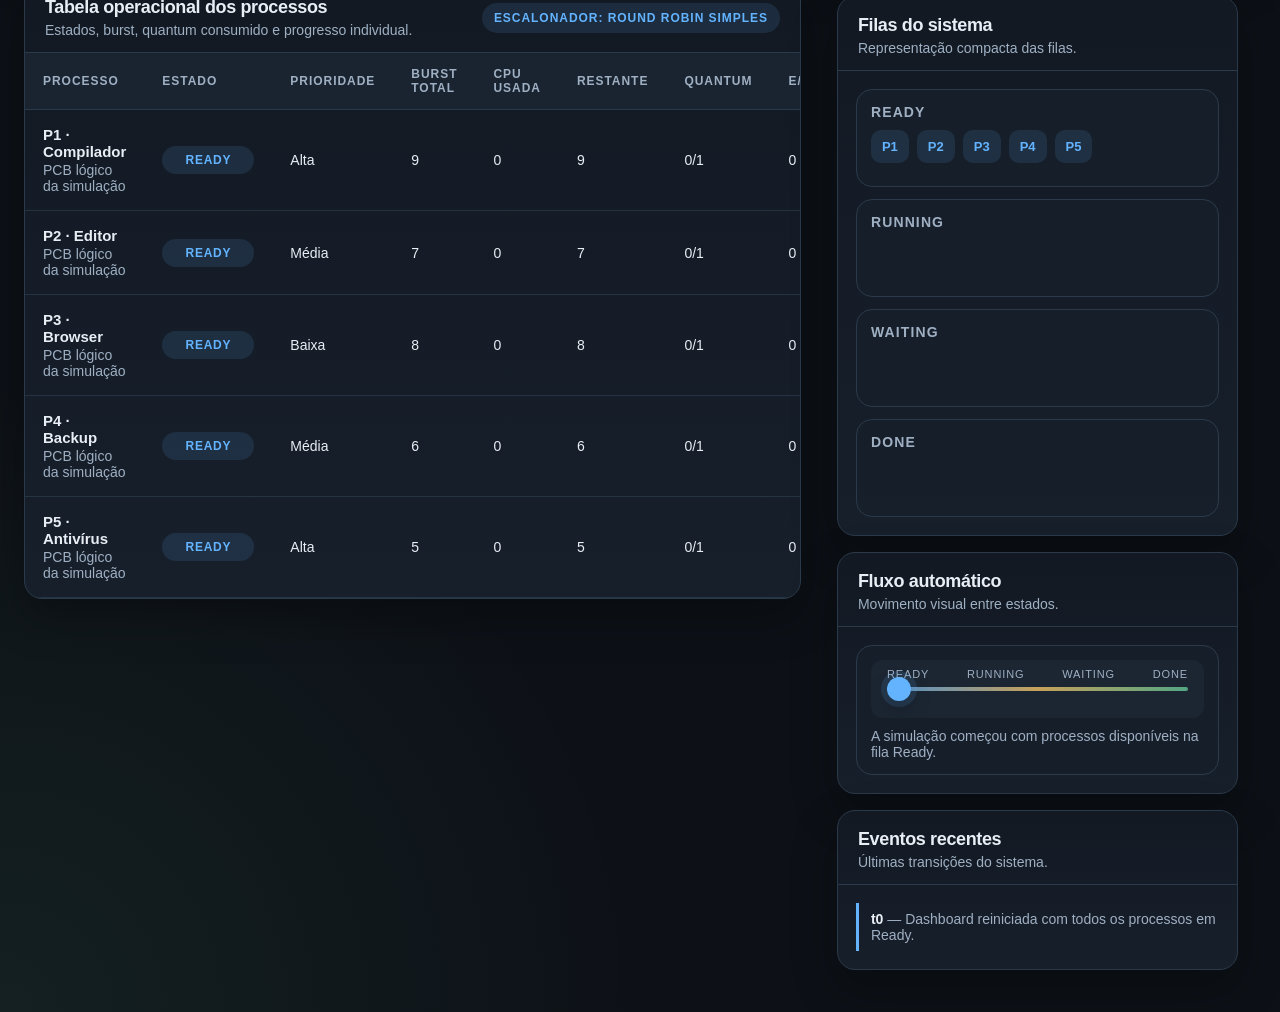
<file: simulador_v0-2.html>
<!DOCTYPE html>
<html lang="pt-PT" data-theme="dark">
<head>
  <meta charset="UTF-8" />
  <meta name="viewport" content="width=device-width, initial-scale=1.0" />
  <title>Dashboard Gestão de Processos V0.2</title>
  <link rel="preconnect" href="https://api.fontshare.com" />
  <link href="https://api.fontshare.com/v2/css?f[]=satoshi@400,500,700&f[]=general-sans@500,600,700&display=swap" rel="stylesheet">
  <link rel="stylesheet" href="styles.css" />
</head>
<body>
  <main class="app">
    <section class="topbar">
      <div class="hero">
        <div class="eyebrow">Dashboard do sistema · V0.2</div>
        <h1>Gestão de processos e sincronização em tempo real</h1>
        <p>Visualização automática do ciclo de vida dos processos com foco em escalonamento, utilização do CPU, espera por E/S, conclusão do burst e mecanismos de sincronização.</p>
      </div>
      <div class="actions">
        <a class="btn" href="index.html">Voltar ao portefólio</a>
        <button class="btn primary" id="toggleBtn">Pausar</button>
        <button class="btn" id="resetBtn">Reiniciar</button>
        <button class="btn" data-theme-toggle>Alternar tema</button>
      </div>
    </section>

    <section class="kpis">
      <article class="kpi"><div class="label">Clock</div><div class="value" id="tickValue">0</div><div class="sub">Instante lógico da simulação</div></article>
      <article class="kpi"><div class="label">CPU ocupada</div><div class="value" id="cpuValue">0%</div><div class="sub">Taxa acumulada de utilização</div></article>
      <article class="kpi"><div class="label">Context switches</div><div class="value" id="switchValue">0</div><div class="sub">Mudanças de contexto</div></article>
      <article class="kpi"><div class="label">Waiting</div><div class="value" id="waitingValue">0</div><div class="sub">Processos bloqueados por E/S</div></article>
      <article class="kpi"><div class="label">Terminados</div><div class="value" id="doneValue">0</div><div class="sub">Processos concluídos</div></article>
    </section>

    <section class="card">
      <div class="card-head">
        <div>
          <h2>Leitura pedagógica das animações</h2>
          <p>Resumo visual dos casos de uso mais representativos dos mecanismos de sincronização.</p>
        </div>
        <div class="status-pill">Aplicação · Hardware · Sistema operativo</div>
      </div>
      <div class="mini">
        <div class="queue-grid">
          <div class="queue-box">
            <h3>Exclusão mútua na aplicação</h3>
            <div class="queue-list">
              <span class="pill ready">Mutex</span>
              <span class="pill ready">Semáforo binário</span>
              <span class="pill ready">Monitor</span>
            </div>
            <p class="muted">Casos típicos: proteger a secção crítica, coordenar produtor-consumidor e impedir race conditions em estruturas partilhadas.</p>
          </div>
          <div class="queue-box">
            <h3>Operações atómicas do hardware</h3>
            <div class="queue-list">
              <span class="pill waiting">Test-and-set</span>
              <span class="pill waiting">Compare-and-swap</span>
              <span class="pill waiting">Spinlock</span>
            </div>
            <p class="muted">Casos típicos: locks muito curtos, primitivas lock-free e suporte de base para mutexes e semáforos implementados acima do hardware.</p>
          </div>
          <div class="queue-box">
            <h3>Bloqueio e wake-up pelo SO</h3>
            <div class="queue-list">
              <span class="pill done">Futex</span>
              <span class="pill done">Mutex do kernel</span>
              <span class="pill done">Fila de espera</span>
            </div>
            <p class="muted">Casos típicos: espera longa, suspensão da thread, acordar uma ou várias threads e evitar busy waiting desnecessário.</p>
          </div>
        </div>
      </div>
    </section>

    <section class="sync-board card">
      <div class="card-head">
        <div>
          <h2>Mecanismos de sincronização</h2>
          <p>Animações dos casos de uso mais frequentes ao nível da aplicação, do hardware e do sistema operativo.</p>
        </div>
        <div class="status-pill">Exclusão mútua · Espera ativa · Bloqueio</div>
      </div>
      <div class="sync-grid">
        <article class="sync-card">
          <div class="sync-head">
            <h3>Pela aplicação</h3>
            <p>Produtor-consumidor com mutex para exclusão mútua e semáforos para coordenação.</p>
          </div>
          <div class="sync-visual app-sync" id="appSync">
            <div class="sync-lane">
              <span class="lane-label">Produtor</span>
              <div class="token-sync producer" id="producerToken">P</div>
            </div>
            <div class="critical-box" id="mutexBox">
              <div class="lock-indicator unlocked" id="mutexIndicator">Mutex livre</div>
              <div class="buffer-slots" id="bufferSlots"></div>
              <div class="semaphore-strip">
                <span>empty: <strong id="emptyCount">4</strong></span>
                <span>full: <strong id="fullCount">0</strong></span>
              </div>
            </div>
            <div class="sync-lane">
              <span class="lane-label">Consumidor</span>
              <div class="token-sync consumer" id="consumerToken">C</div>
            </div>
            <p class="sync-caption" id="appSyncCaption">Produtor e consumidor coordenam acesso ao buffer com mutex e semáforos.</p>
          </div>
        </article>

        <article class="sync-card">
          <div class="sync-head">
            <h3>Pelo hardware</h3>
            <p>Operações atómicas suportam locks curtos, spinlocks e construções lock-free.</p>
          </div>
          <div class="sync-visual hw-sync" id="hwSync">
            <div class="spin-cluster">
              <div class="cpu-node contender" id="hwCpu1">T1</div>
              <div class="cpu-node contender" id="hwCpu2">T2</div>
              <div class="cpu-node contender" id="hwCpu3">T3</div>
            </div>
            <div class="lock-core" id="hwLockCore">
              <div class="lock-ring"></div>
              <div class="lock-state" id="hwLockState">LOCK=0</div>
            </div>
            <p class="sync-caption" id="hwSyncCaption">Uma thread ganha o lock atómico; as restantes ficam em spin até libertação.</p>
          </div>
        </article>

        <article class="sync-card">
          <div class="sync-head">
            <h3>Pelo sistema operativo</h3>
            <p>Threads podem dormir numa fila de espera e ser acordadas quando o recurso fica disponível.</p>
          </div>
          <div class="sync-visual os-sync" id="osSync">
            <div class="os-columns">
              <div class="os-box">
                <h4>Running</h4>
                <div class="os-queue" id="osRunning"></div>
              </div>
              <div class="os-box">
                <h4>Sleep / Wait</h4>
                <div class="os-queue" id="osSleeping"></div>
              </div>
              <div class="os-box">
                <h4>Wake-up</h4>
                <div class="os-queue" id="osWake"></div>
              </div>
            </div>
            <div class="os-kernel-line">
              <span class="kernel-pill" id="osKernelState">futex wait</span>
            </div>
            <p class="sync-caption" id="osSyncCaption">O sistema operativo bloqueia a thread em espera e acorda-a quando o evento ocorre.</p>
          </div>
        </article>
      </div>
    </section>

    <section class="main">
      <article class="card">
        <div class="card-head">
          <div>
            <h2>Tabela operacional dos processos</h2>
            <p>Estados, burst, quantum consumido e progresso individual.</p>
          </div>
          <div class="status-pill" id="schedulerInfo">Escalonador: Round Robin simples</div>
        </div>
        <div class="table-wrap">
          <table>
            <thead>
              <tr>
                <th>Processo</th>
                <th>Estado</th>
                <th>Prioridade</th>
                <th>Burst total</th>
                <th>CPU usada</th>
                <th>Restante</th>
                <th>Quantum</th>
                <th>E/S</th>
                <th>Progresso</th>
              </tr>
            </thead>
            <tbody id="procTable"></tbody>
          </table>
        </div>
      </article>

      <aside class="mini">
        <article class="card">
          <div class="card-head">
            <div>
              <h2>Filas do sistema</h2>
              <p>Representação compacta das filas.</p>
            </div>
          </div>
          <div class="mini">
            <div class="queue-grid">
              <div class="queue-box"><h3>Ready</h3><div class="queue-list" id="readyQueue"></div></div>
              <div class="queue-box"><h3>Running</h3><div class="queue-list" id="runningQueue"></div></div>
              <div class="queue-box"><h3>Waiting</h3><div class="queue-list" id="waitingQueue"></div></div>
              <div class="queue-box"><h3>Done</h3><div class="queue-list" id="doneQueue"></div></div>
            </div>
          </div>
        </article>

        <article class="card">
          <div class="card-head">
            <div>
              <h2>Fluxo automático</h2>
              <p>Movimento visual entre estados.</p>
            </div>
          </div>
          <div class="mini">
            <div class="flow">
              <div class="rail">
                <div class="rail-track"></div>
                <div class="rail-steps"><span>Ready</span><span>Running</span><span>Waiting</span><span>Done</span></div>
                <div class="token" id="flowToken"></div>
              </div>
              <div class="flow-caption" id="flowCaption">A simulação começou com processos na fila Ready.</div>
            </div>
          </div>
        </article>

        <article class="card">
          <div class="card-head">
            <div>
              <h2>Eventos recentes</h2>
              <p>Últimas transições do sistema.</p>
            </div>
          </div>
          <div class="mini">
            <div class="timeline" id="timeline"></div>
          </div>
        </article>
      </aside>
    </section>
  </main>

  <script src="script.js"></script>
</body>
</html>
</file>
<file: styles.css>
:root, [data-theme="light"] {
  --bg: #f4f6f8;
  --panel: #ffffff;
  --panel-2: #f7f9fb;
  --panel-3: #eef3f7;
  --border: #d9e2ea;
  --text: #14202b;
  --muted: #617181;
  --primary: #0c6fb8;
  --primary-soft: #dcecff;
  --success: #238458;
  --success-soft: #daf5e8;
  --warning: #b87400;
  --warning-soft: #fff0cc;
  --danger: #aa3259;
  --danger-soft: #f8d8e3;
  --shadow: 0 18px 45px rgba(17, 35, 52, 0.08);
}

[data-theme="dark"] {
  --bg: #0d1117;
  --panel: #121923;
  --panel-2: #171f2b;
  --panel-3: #1d2735;
  --border: #2b3a4a;
  --text: #e9eef5;
  --muted: #9fb0c3;
  --primary: #63b3ff;
  --primary-soft: rgba(99,179,255,.12);
  --success: #66d19e;
  --success-soft: rgba(102,209,158,.12);
  --warning: #ffca68;
  --warning-soft: rgba(255,202,104,.12);
  --danger: #f58ab1;
  --danger-soft: rgba(245,138,177,.12);
  --shadow: 0 18px 45px rgba(0, 0, 0, 0.32);
}

* { box-sizing: border-box; }

html, body { margin: 0; }

body {
  min-height: 100vh;
  font-family: 'Satoshi', Inter, sans-serif;
  color: var(--text);
  background:
    radial-gradient(circle at top right, rgba(99,179,255,.10), transparent 18%),
    radial-gradient(circle at bottom left, rgba(102,209,158,.08), transparent 22%),
    var(--bg);
}

button {
  font: inherit;
  cursor: pointer;
}

.app {
  max-width: 1440px;
  margin: 0 auto;
  padding: 24px;
  display: grid;
  gap: 18px;
}

.topbar {
  display: grid;
  grid-template-columns: 1.4fr auto;
  gap: 16px;
  align-items: center;
}

.hero {
  background: linear-gradient(135deg, var(--panel), var(--panel-2));
  border: 1px solid var(--border);
  border-radius: 18px;
  padding: 22px 24px;
  box-shadow: var(--shadow);
}

.eyebrow {
  display: inline-flex;
  align-items: center;
  gap: 8px;
  padding: 6px 10px;
  border-radius: 999px;
  background: var(--primary-soft);
  color: var(--primary);
  font-size: 12px;
  font-weight: 700;
  text-transform: uppercase;
  letter-spacing: .08em;
  margin-bottom: 10px;
}

h1 {
  margin: 0 0 8px;
  font-family: 'General Sans', 'Satoshi', sans-serif;
  font-size: clamp(1.8rem, 1.3rem + 1.6vw, 2.8rem);
  letter-spacing: -.03em;
}

.hero p {
  margin: 0;
  color: var(--muted);
  max-width: 78ch;
  font-size: 15px;
}

.actions {
  display: flex;
  gap: 10px;
  flex-wrap: wrap;
  justify-content: flex-end;
}

.btn {
  min-height: 44px;
  padding: 0 15px;
  border-radius: 12px;
  border: 1px solid var(--border);
  background: var(--panel);
  color: var(--text);
  box-shadow: var(--shadow);
}

.btn.primary {
  background: var(--primary);
  color: #07111c;
  border-color: transparent;
  font-weight: 700;
}

.kpis {
  display: grid;
  grid-template-columns: repeat(5, minmax(0, 1fr));
  gap: 14px;
}

.kpi {
  background: linear-gradient(180deg, var(--panel), var(--panel-2));
  border: 1px solid var(--border);
  border-radius: 18px;
  padding: 16px;
  box-shadow: var(--shadow);
}

.kpi .label {
  font-size: 12px;
  color: var(--muted);
  text-transform: uppercase;
  letter-spacing: .08em;
  margin-bottom: 8px;
}

.kpi .value {
  font-size: 28px;
  font-weight: 700;
  font-variant-numeric: tabular-nums;
  line-height: 1;
}

.kpi .sub {
  margin-top: 8px;
  color: var(--muted);
  font-size: 13px;
}

.main {
  display: grid;
  grid-template-columns: minmax(0, 1.6fr) minmax(320px, .9fr);
  gap: 18px;
  align-items: start;
}

.card {
  background: linear-gradient(180deg, var(--panel), var(--panel-2));
  border: 1px solid var(--border);
  border-radius: 18px;
  box-shadow: var(--shadow);
  overflow: hidden;
}

.card-head {
  padding: 18px 20px 14px;
  border-bottom: 1px solid var(--border);
  display: flex;
  justify-content: space-between;
  gap: 12px;
  align-items: center;
  flex-wrap: wrap;
}

.card-head h2 {
  margin: 0;
  font-family: 'General Sans', 'Satoshi', sans-serif;
  font-size: 18px;
  letter-spacing: -.02em;
}

.card-head p {
  margin: 4px 0 0;
  color: var(--muted);
  font-size: 14px;
}

.status-pill {
  padding: 8px 12px;
  border-radius: 999px;
  font-size: 12px;
  font-weight: 700;
  background: var(--primary-soft);
  color: var(--primary);
  text-transform: uppercase;
  letter-spacing: .08em;
}

.table-wrap {
  overflow: auto;
}

table {
  width: 100%;
  border-collapse: collapse;
  min-width: 920px;
}

thead th {
  text-align: left;
  font-size: 12px;
  color: var(--muted);
  text-transform: uppercase;
  letter-spacing: .08em;
  padding: 14px 18px;
  background: color-mix(in oklab, var(--panel-3) 80%, transparent);
  border-bottom: 1px solid var(--border);
  position: sticky;
  top: 0;
  z-index: 1;
}

tbody td {
  padding: 16px 18px;
  border-bottom: 1px solid color-mix(in oklab, var(--border) 75%, transparent);
  font-size: 14px;
  vertical-align: middle;
}

tbody tr {
  transition: background .22s ease, transform .22s ease;
}

tbody tr:hover {
  background: color-mix(in oklab, var(--panel-3) 70%, transparent);
}

tbody tr.active-row {
  background: color-mix(in oklab, var(--primary-soft) 80%, transparent);
  box-shadow: inset 3px 0 0 var(--primary);
}

.proc {
  display: grid;
  gap: 2px;
}

.proc strong {
  font-size: 15px;
}

.muted {
  color: var(--muted);
}

.tag {
  display: inline-flex;
  align-items: center;
  justify-content: center;
  min-width: 92px;
  padding: 7px 10px;
  border-radius: 999px;
  font-size: 12px;
  font-weight: 700;
  text-transform: uppercase;
  letter-spacing: .06em;
}

.ready { background: var(--primary-soft); color: var(--primary); }
.running { background: rgba(99,179,255,.18); color: var(--primary); }
.waiting { background: var(--warning-soft); color: var(--warning); }
.done { background: var(--success-soft); color: var(--success); }

.bar {
  position: relative;
  height: 10px;
  border-radius: 999px;
  background: color-mix(in oklab, var(--panel-3) 85%, transparent);
  overflow: hidden;
  min-width: 120px;
}

.bar > span {
  position: absolute;
  inset: 0 auto 0 0;
  width: var(--w);
  border-radius: inherit;
  background: linear-gradient(
    90deg,
    var(--primary),
    color-mix(in oklab, var(--primary) 55%, white 8%)
  );
  transition: width .5s cubic-bezier(.16,1,.3,1);
}

.mini {
  display: grid;
  gap: 16px;
  padding: 18px;
}

.queue-grid {
  display: grid;
  gap: 12px;
}

.queue-box {
  border: 1px solid var(--border);
  border-radius: 16px;
  background: color-mix(in oklab, var(--panel-2) 85%, transparent);
  padding: 14px;
}

.queue-box h3 {
  margin: 0 0 10px;
  font-size: 14px;
  text-transform: uppercase;
  letter-spacing: .08em;
  color: var(--muted);
}

.queue-list {
  display: flex;
  flex-wrap: wrap;
  gap: 8px;
  min-height: 42px;
  align-items: flex-start;
}

.pill {
  display: inline-flex;
  align-items: center;
  gap: 8px;
  padding: 8px 10px;
  border-radius: 10px;
  font-size: 13px;
  font-weight: 700;
  border: 1px solid var(--border);
  background: var(--panel);
  transition: transform .35s cubic-bezier(.16,1,.3,1), background .25s ease;
}

.pill.ready { background: var(--primary-soft); border-color: transparent; }
.pill.running { background: rgba(99,179,255,.18); border-color: transparent; }
.pill.waiting { background: var(--warning-soft); border-color: transparent; }
.pill.done { background: var(--success-soft); border-color: transparent; }

.timeline {
  display: grid;
  gap: 10px;
  max-height: 260px;
  overflow: auto;
}

.timeline-item {
  border-left: 3px solid var(--primary);
  padding: 8px 0 8px 12px;
  font-size: 14px;
  color: var(--muted);
  animation: slideIn .35s ease;
}

.timeline-item strong {
  color: var(--text);
}

.flow {
  border: 1px solid var(--border);
  border-radius: 16px;
  background: color-mix(in oklab, var(--panel-2) 90%, transparent);
  padding: 14px;
  display: grid;
  gap: 10px;
}

.rail {
  position: relative;
  height: 58px;
  border-radius: 12px;
  background: color-mix(in oklab, var(--panel-3) 90%, transparent);
  overflow: hidden;
}

.rail-track {
  position: absolute;
  inset: 50% 16px auto 16px;
  height: 4px;
  transform: translateY(-50%);
  border-radius: 999px;
  background: linear-gradient(90deg, var(--primary), var(--warning), var(--success));
  opacity: .75;
}

.rail-steps {
  position: absolute;
  inset: 8px 16px auto 16px;
  display: flex;
  justify-content: space-between;
  font-size: 11px;
  letter-spacing: .08em;
  text-transform: uppercase;
  color: var(--muted);
}

.token {
  position: absolute;
  top: 50%;
  left: 16px;
  transform: translateY(-50%);
  width: 24px;
  height: 24px;
  border-radius: 50%;
  background: var(--primary);
  box-shadow: 0 0 0 6px rgba(99,179,255,.12), 0 10px 20px rgba(0,0,0,.25);
  transition: left .6s cubic-bezier(.16,1,.3,1), background .3s ease;
}

.token.waiting {
  background: var(--warning);
  box-shadow: 0 0 0 6px rgba(255,202,104,.12), 0 10px 20px rgba(0,0,0,.25);
}

.token.done {
  background: var(--success);
  box-shadow: 0 0 0 6px rgba(102,209,158,.12), 0 10px 20px rgba(0,0,0,.25);
}

.flow-caption {
  font-size: 14px;
  color: var(--muted);
}

@keyframes slideIn {
  from { opacity: 0; transform: translateY(8px); }
  to { opacity: 1; transform: translateY(0); }
}

.portfolio-page {
  display: grid;
  place-items: center;
  padding: 24px;
}

.portfolio-app {
  width: min(100%, 1080px);
}

.portfolio-hero {
  border-radius: 22px;
  padding: 28px;
}

.portfolio-hero p {
  max-width: 70ch;
  font-size: 16px;
  line-height: 1.6;
}

.portfolio-card {
  border-radius: 22px;
}

.portfolio-body {
  padding: 22px;
}

.dropdown {
  position: relative;
  width: min(100%, 980px);
}

.dropdown-toggle {
  width: 100%;
  min-height: 56px;
  display: flex;
  align-items: center;
  justify-content: space-between;
  gap: 12px;
  padding: 0 16px;
  border-radius: 14px;
  border: 1px solid var(--border);
  background: var(--panel);
  color: var(--text);
  box-shadow: var(--shadow);
}

.dropdown-toggle span:last-child,
.subject-trigger .highlight {
  transition: transform .25s ease;
}

.dropdown.open .dropdown-toggle span:last-child {
  transform: rotate(180deg);
}

.dropdown-menu {
  position: absolute;
  top: calc(100% + 10px);
  left: 0;
  right: 0;
  display: none;
  padding: 14px;
  border: 1px solid var(--border);
  border-radius: 18px;
  background: linear-gradient(180deg, var(--panel), var(--panel-2));
  box-shadow: var(--shadow);
  z-index: 20;
}

.dropdown.open > .dropdown-menu {
  display: grid;
}

.dropdown-grid {
  gap: 14px;
}

.menu-label,
.submenu-label {
  font-size: 12px;
  color: var(--muted);
  text-transform: uppercase;
  letter-spacing: .08em;
  padding: 2px 4px 0;
}

.subject-card {
  border: 1px solid var(--border);
  border-radius: 18px;
  background: color-mix(in oklab, var(--panel-2) 85%, transparent);
  overflow: hidden;
}

.subject-card-featured {
  background: linear-gradient(
    180deg,
    color-mix(in oklab, var(--primary-soft) 72%, var(--panel) 28%),
    var(--panel-2)
  );
}

.subject-card-placeholder {
  display: flex;
  align-items: center;
  justify-content: space-between;
  gap: 14px;
  padding: 18px;
}

.subject-trigger,
.subject-static {
  width: 100%;
  display: flex;
  align-items: center;
  justify-content: space-between;
  gap: 16px;
}

.subject-trigger {
  padding: 18px;
  border: 0;
  background: transparent;
  color: var(--text);
  text-align: left;
}

.subject-main,
.subject-static {
  display: grid;
  gap: 6px;
}

.subject-title,
.resource-title {
  font-family: 'General Sans', 'Satoshi', sans-serif;
  font-size: 18px;
  letter-spacing: -.02em;
}

.subject-text,
.resource-text {
  color: var(--muted);
  font-size: 14px;
  line-height: 1.5;
}

.highlight,
.placeholder-pill {
  display: inline-flex;
  align-items: center;
  justify-content: center;
  padding: 7px 12px;
  border-radius: 999px;
  font-size: 12px;
  letter-spacing: .06em;
  text-transform: uppercase;
  font-weight: 700;
}

.highlight {
  background: color-mix(in oklab, var(--primary) 16%, transparent);
  color: var(--primary);
}

.placeholder-pill {
  background: color-mix(in oklab, var(--panel-3) 88%, transparent);
  color: var(--muted);
}

.subject-card.open .subject-trigger .highlight {
  transform: rotate(180deg);
}

.subject-submenu {
  display: none;
  gap: 12px;
  padding: 0 18px 18px;
}

.subject-card.open .subject-submenu {
  display: grid;
}

.resource-card {
  display: grid;
  gap: 6px;
  padding: 16px;
  border-radius: 16px;
  border: 1px solid var(--border);
  background: linear-gradient(
    180deg,
    var(--panel),
    color-mix(in oklab, var(--primary-soft) 36%, var(--panel-2))
  );
  text-decoration: none;
  color: var(--text);
  transition: transform .2s ease, border-color .2s ease, background .2s ease;
}

.resource-card:hover {
  transform: translateY(-2px);
  border-color: color-mix(in oklab, var(--primary) 50%, var(--border));
}

@media (max-width: 1180px) {
  .kpis { grid-template-columns: repeat(3, minmax(0, 1fr)); }
  .main { grid-template-columns: 1fr; }
}

@media (max-width: 760px) {
  .app { padding: 14px; }
  .topbar { grid-template-columns: 1fr; }
  .actions { justify-content: flex-start; }
  .kpis { grid-template-columns: repeat(2, minmax(0, 1fr)); }

  .subject-trigger,
  .subject-static,
  .subject-card-placeholder {
    align-items: flex-start;
    flex-direction: column;
  }
}

@media (max-width: 640px) {
  .portfolio-page { padding: 14px; }
  .portfolio-hero,
  .portfolio-body { padding: 18px; }
}

@media (max-width: 560px) {
  .kpis { grid-template-columns: 1fr; }
}

.portfolio-grid {
  display: grid;
  grid-template-columns: repeat(auto-fit, minmax(260px, 1fr));
  gap: 18px;
}

.portfolio-link-card {
  display: grid;
  gap: 16px;
  padding: 20px;
  border-radius: 20px;
  border: 1px solid var(--border);
  background: linear-gradient(180deg, color-mix(in oklab, var(--primary-soft) 55%, var(--panel)), var(--panel-2));
  text-decoration: none;
  color: var(--text);
  box-shadow: var(--shadow);
  transition: transform .2s ease, border-color .2s ease, filter .2s ease;
}

.portfolio-link-card:hover {
  transform: translateY(-3px);
  border-color: color-mix(in oklab, var(--primary) 50%, var(--border));
  filter: brightness(1.03);
}

.portfolio-card-top {
  display: flex;
  align-items: center;
  justify-content: space-between;
  gap: 12px;
}

.portfolio-badge,
.portfolio-tag {
  display: inline-flex;
  align-items: center;
  justify-content: center;
  padding: 8px 12px;
  border-radius: 999px;
  font-size: 12px;
  font-weight: 700;
  letter-spacing: .08em;
  text-transform: uppercase;
}

.portfolio-badge {
  background: var(--primary-soft);
  color: var(--primary);
}

.portfolio-tag {
  background: color-mix(in oklab, var(--success) 18%, transparent);
  color: var(--success);
}

.portfolio-card-main {
  display: grid;
  gap: 8px;
}

.portfolio-card-main h3 {
  margin: 0;
  font-family: 'General Sans', 'Satoshi', sans-serif;
  font-size: 22px;
  letter-spacing: -.02em;
}

.portfolio-card-main p {
  margin: 0;
  color: var(--muted);
  line-height: 1.6;
}

.sync-board {
  overflow: visible;
}

.sync-grid {
  display: grid;
  grid-template-columns: repeat(3, minmax(0, 1fr));
  gap: 18px;
  padding: 18px;
}

.sync-card {
  border: 1px solid var(--border);
  border-radius: 18px;
  background: color-mix(in oklab, var(--panel-2) 92%, transparent);
  padding: 16px;
  display: grid;
  gap: 14px;
}

.sync-head h3, .os-box h4 {
  margin: 0;
  font-family: 'General Sans', 'Satoshi', sans-serif;
}

.sync-head p {
  margin: 6px 0 0;
  color: var(--muted);
  font-size: 14px;
}

.sync-visual {
  border: 1px solid var(--border);
  border-radius: 16px;
  background: linear-gradient(180deg, var(--panel), var(--panel-2));
  padding: 14px;
  display: grid;
  gap: 12px;
  min-height: 290px;
}

.sync-lane {
  position: relative;
  min-height: 54px;
  border-radius: 14px;
  background: color-mix(in oklab, var(--panel-3) 88%, transparent);
  padding: 10px 14px;
}

.lane-label {
  font-size: 12px;
  text-transform: uppercase;
  letter-spacing: .08em;
  color: var(--muted);
}

.token-sync {
  position: absolute;
  top: 50%;
  left: 14px;
  transform: translateY(-50%);
  width: 34px;
  height: 34px;
  border-radius: 50%;
  display: grid;
  place-items: center;
  font-weight: 700;
  transition: left .45s ease, transform .35s ease, box-shadow .25s ease, opacity .25s ease;
}

.token-sync.producer {
  background: var(--primary);
  color: #07111c;
  box-shadow: 0 0 0 6px rgba(99,179,255,.12);
}

.token-sync.consumer {
  background: var(--success);
  color: #062114;
  box-shadow: 0 0 0 6px rgba(102,209,158,.12);
}

.token-sync.waiting {
  transform: translateY(-50%) scale(.92);
  opacity: .72;
}

.critical-box {
  border: 1px solid var(--border);
  border-radius: 16px;
  padding: 14px;
  background: color-mix(in oklab, var(--panel-2) 85%, transparent);
  display: grid;
  gap: 12px;
}

.lock-indicator {
  justify-self: start;
  padding: 8px 12px;
  border-radius: 999px;
  font-size: 12px;
  font-weight: 700;
  letter-spacing: .06em;
  text-transform: uppercase;
}

.lock-indicator.locked {
  background: var(--danger-soft);
  color: var(--danger);
}

.lock-indicator.unlocked {
  background: var(--success-soft);
  color: var(--success);
}

.buffer-slots {
  display: grid;
  grid-template-columns: repeat(4, 1fr);
  gap: 8px;
}

.buffer-slot {
  min-height: 42px;
  border-radius: 12px;
  border: 1px solid var(--border);
  background: color-mix(in oklab, var(--panel-3) 88%, transparent);
  display: grid;
  place-items: center;
  color: var(--muted);
  font-size: 13px;
  transition: background .25s ease, color .25s ease, transform .25s ease;
}

.buffer-slot.filled {
  background: var(--primary-soft);
  color: var(--primary);
  transform: translateY(-2px);
}

.semaphore-strip {
  display: flex;
  flex-wrap: wrap;
  gap: 10px;
  color: var(--muted);
  font-size: 13px;
}

.spin-cluster {
  display: flex;
  justify-content: space-between;
  gap: 10px;
}

.cpu-node {
  flex: 1;
  min-height: 62px;
  border-radius: 16px;
  border: 1px solid var(--border);
  display: grid;
  place-items: center;
  font-weight: 700;
  background: color-mix(in oklab, var(--panel-3) 88%, transparent);
  transition: transform .3s ease, background .25s ease, box-shadow .25s ease, opacity .25s ease;
}

.cpu-node.active {
  background: var(--primary-soft);
  color: var(--primary);
  transform: translateY(-2px) scale(1.02);
  box-shadow: 0 0 0 6px rgba(99,179,255,.12);
}

.cpu-node.spinning {
  background: var(--warning-soft);
  color: var(--warning);
}

.cpu-node.sleeping {
  opacity: .58;
}

.lock-core {
  display: grid;
  place-items: center;
  min-height: 118px;
  position: relative;
}

.lock-ring {
  width: 108px;
  height: 108px;
  border-radius: 50%;
  border: 10px solid color-mix(in oklab, var(--panel-3) 90%, transparent);
  border-top-color: var(--primary);
  animation: spinPulse 2.4s linear infinite;
}

.lock-state {
  position: absolute;
  padding: 8px 12px;
  border-radius: 999px;
  background: var(--panel);
  border: 1px solid var(--border);
  font-weight: 700;
  font-size: 13px;
}

.os-columns {
  display: grid;
  grid-template-columns: repeat(3, 1fr);
  gap: 10px;
}

.os-box {
  border: 1px solid var(--border);
  border-radius: 14px;
  padding: 12px;
  background: color-mix(in oklab, var(--panel-3) 86%, transparent);
  display: grid;
  gap: 8px;
}

.os-box h4 {
  font-size: 13px;
  letter-spacing: .06em;
  text-transform: uppercase;
  color: var(--muted);
}

.os-queue {
  min-height: 116px;
  display: grid;
  gap: 8px;
  align-content: start;
}

.thread-pill {
  padding: 9px 10px;
  border-radius: 10px;
  border: 1px solid var(--border);
  background: var(--panel);
  font-size: 13px;
  font-weight: 700;
  animation: slideIn .3s ease;
}

.thread-pill.running { background: var(--primary-soft); color: var(--primary); }
.thread-pill.waiting { background: var(--warning-soft); color: var(--warning); }
.thread-pill.wakeup { background: var(--success-soft); color: var(--success); }

.os-kernel-line {
  display: flex;
  justify-content: center;
}

.kernel-pill {
  padding: 8px 12px;
  border-radius: 999px;
  background: color-mix(in oklab, var(--primary-soft) 82%, transparent);
  color: var(--primary);
  font-size: 12px;
  font-weight: 700;
  text-transform: uppercase;
  letter-spacing: .08em;
}

.sync-caption {
  margin: 0;
  color: var(--muted);
  font-size: 14px;
  line-height: 1.5;
}

@keyframes spinPulse {
  0% { transform: rotate(0deg) scale(1); }
  50% { transform: rotate(180deg) scale(1.04); }
  100% { transform: rotate(360deg) scale(1); }
}
</file>
